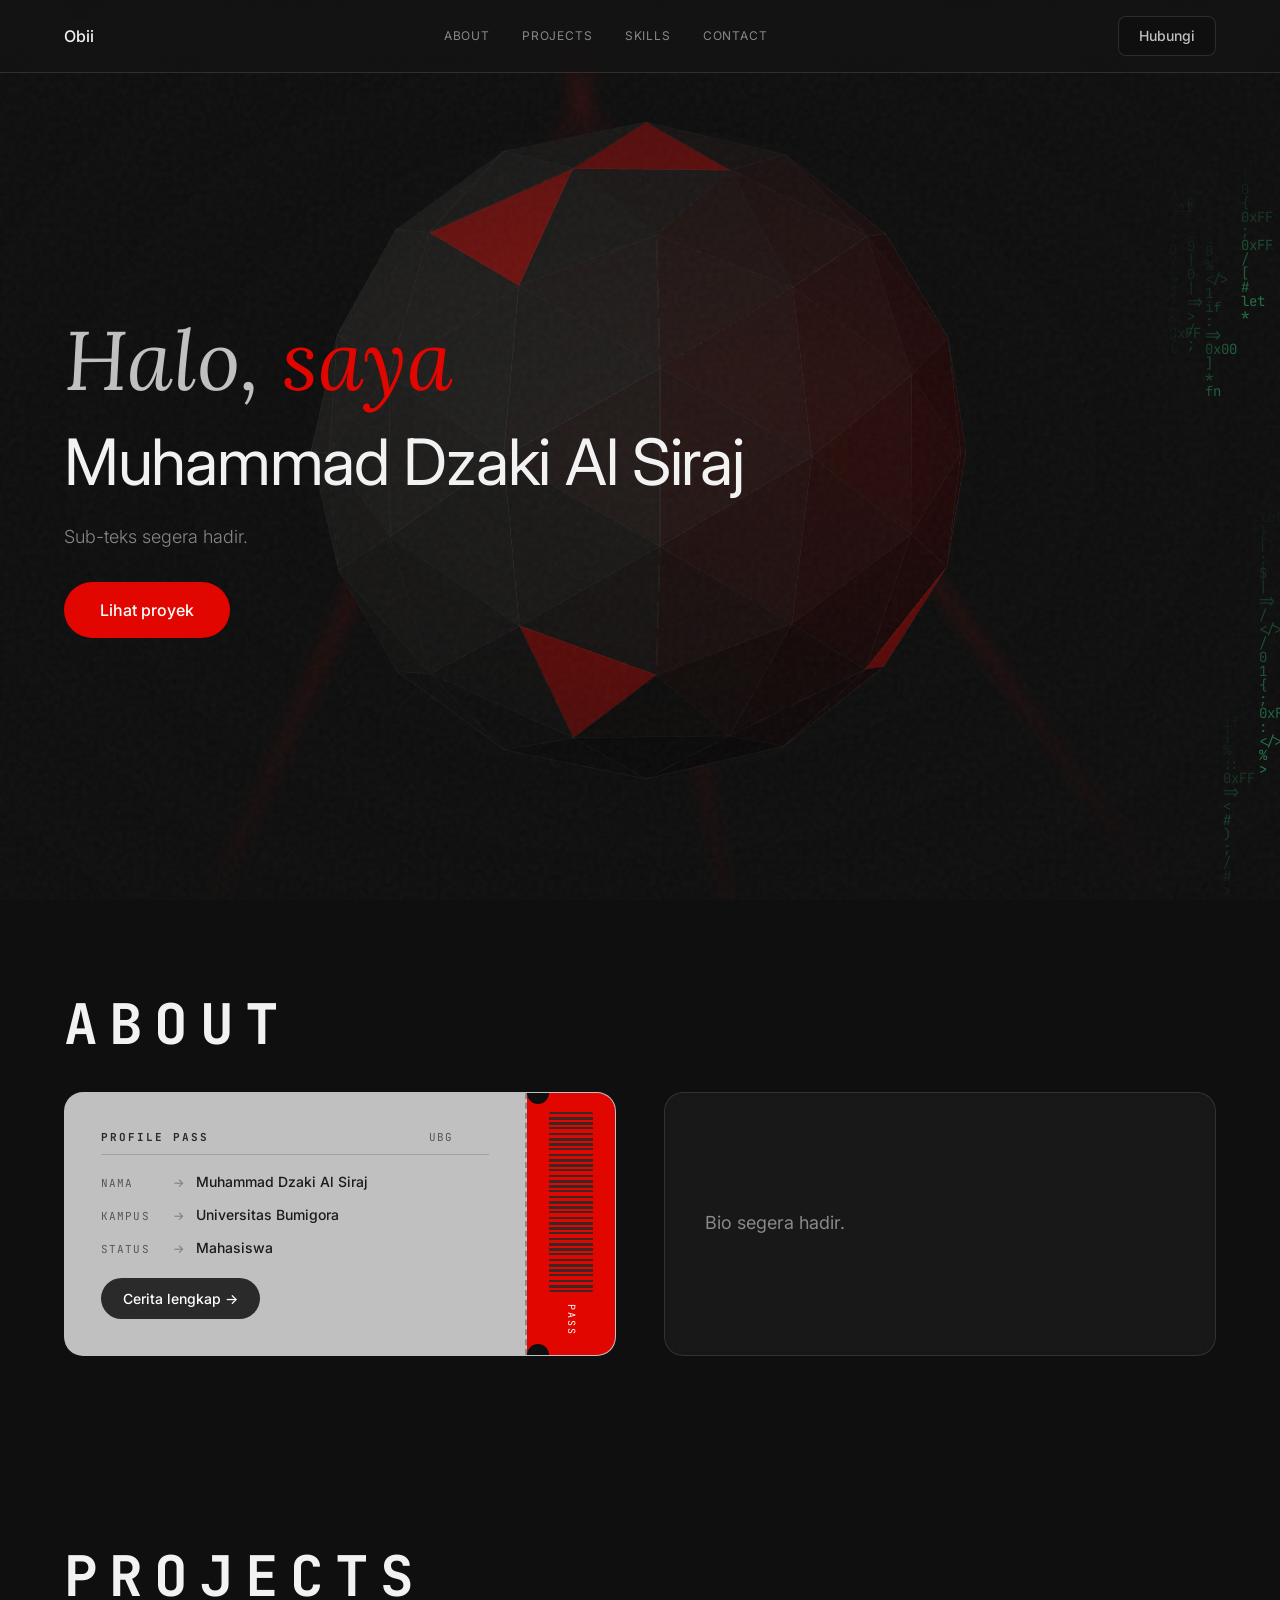
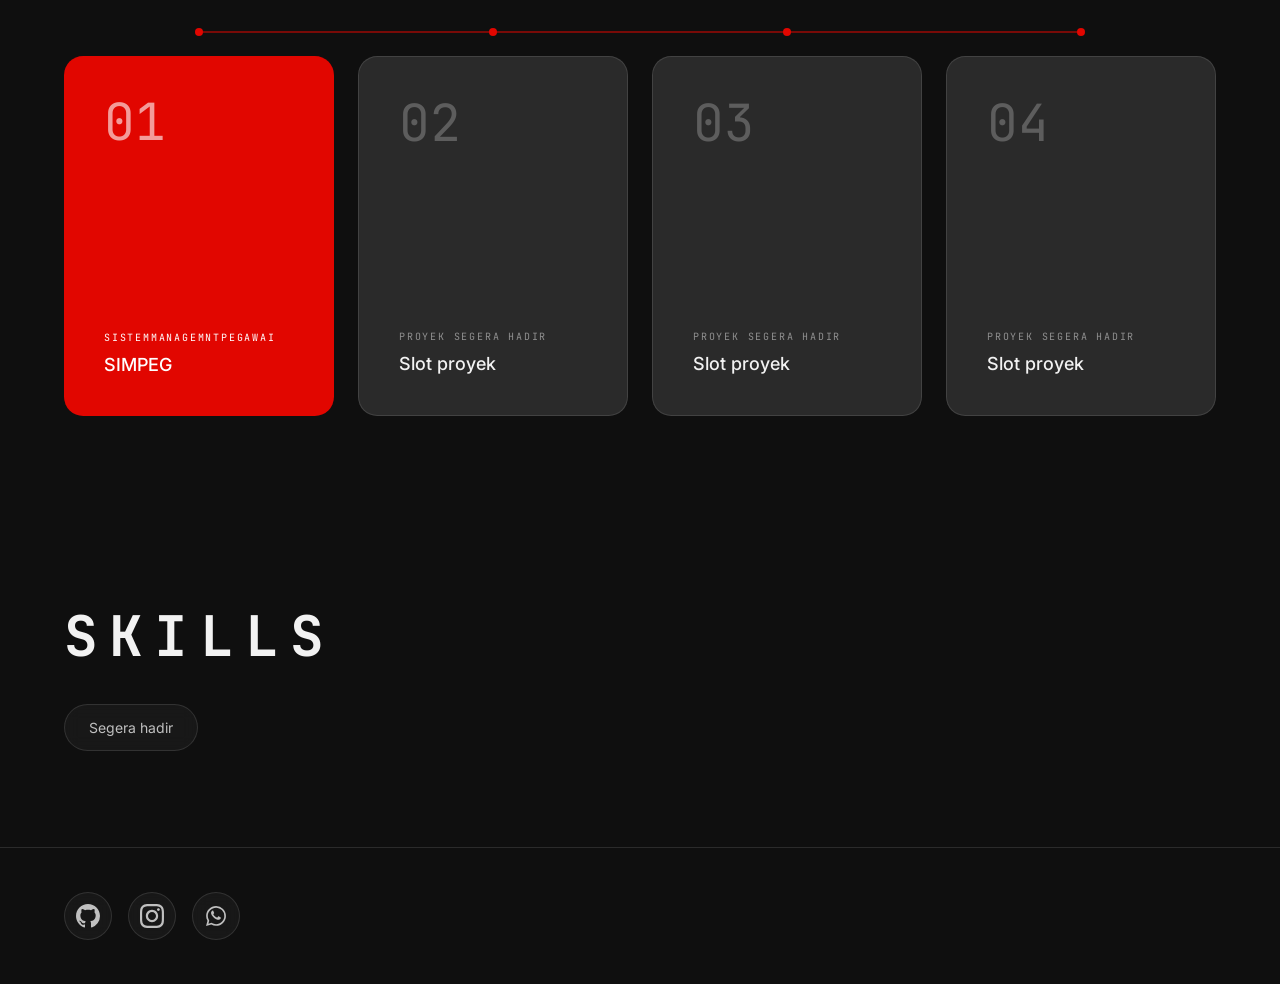
<file: index.html>
<!DOCTYPE html>
<html lang="id">

<head>
  <meta charset="UTF-8">
  <meta name="viewport" content="width=device-width, initial-scale=1.0">
  <meta name="theme-color" content="#0F0F0F">
  <meta name="color-scheme" content="dark">
  <title>Muhammad Dzaki Al Siraj — Profil Pribadi</title>

  <!-- TODO: Sesuaikan deskripsi meta untuk SEO -->
  <meta name="description"
    content="Profil pribadi Muhammad Dzaki Al Siraj, mahasiswa Universitas Bumigora. Menampilkan portofolio, keahlian, dan kontak.">

  <!-- Open Graph Dasar -->
  <meta property="og:title" content="Muhammad Dzaki Al Siraj — Profil Pribadi">
  <meta property="og:description" content="Profil pribadi Muhammad Dzaki Al Siraj, mahasiswa Universitas Bumigora.">
  <meta property="og:type" content="website">
  <meta property="og:locale" content="id_ID">

  <!-- Favicon SVG Inline Berwarna Signal Red -->
  <link rel="icon" type="image/svg+xml"
    href="data:image/svg+xml,%3Csvg xmlns='http://www.w3.org/2000/svg' viewBox='0 0 32 32'%3E%3Ccircle cx='16' cy='16' r='14' fill='%23E10600'/%3E%3Cpath d='M10 22V10h5.5a4.5 4.5 0 0 1 0 9H13v3h-3zm3-6h2.2a1.8 1.8 0 1 0 0-3.6H13v3.6z' fill='%23FFFFFF'/%3E%3C/svg%3E">

  <!-- Google Fonts: Inter (300, 400, 500, 700), JetBrains Mono (400), Lora italic (400) -->
  <link rel="preconnect" href="https://fonts.googleapis.com">
  <link rel="preconnect" href="https://fonts.gstatic.com" crossorigin>
  <link
    href="https://fonts.googleapis.com/css2?family=Inter:wght@300;400;500;700&family=JetBrains+Mono:wght@400&family=Lora:ital,wght@1,400&display=swap"
    rel="stylesheet">

  <!-- Stylesheet: Token (:root) diikuti oleh Main Stylesheet -->
  <link rel="stylesheet" href="css/style.css?v=5">
  <link rel="stylesheet" href="css/main.css?v=5">
  <link rel="stylesheet" href="css/earth-mode.css?v=6">
  <link rel="stylesheet" href="js/vendor/leaflet/leaflet.css?v=5">

  <!-- Three.js r128 via vendor lokal (bebas tracking warning & offline-safe) -->
  <script src="js/vendor/three.min.js?v=5"></script>

  <!-- Dependensi persisten untuk Mode Bumi, termasuk saat router memuat halaman Cerita -->
  <script src="js/locations.js?v=5"></script>
  <script src="js/vendor/leaflet/leaflet.js?v=5"></script>
  <script src="js/space/quality.js?v=5"></script>
  <script src="js/space/stars.js?v=5"></script>
  <script src="js/space/earth.js?v=5"></script>
  <script src="js/space/director.js?v=17"></script>
  <script src="js/space/map-layer.js?v=7"></script>

  <!-- JavaScript Utama -->
  <script src="js/main.js?v=10" defer></script>
</head>

<body data-view="home">
  <div id="route-announcer" class="sr-only" aria-live="polite" aria-atomic="true"></div>
  <!-- Aksesibilitas: Tautan lewati ke konten utama -->
  <a href="#main-content" class="skip-link">Lewati ke konten</a>

  <!-- Layer 0 (z-index: 0): Canvas Scene 3D Global Three.js -->
  <canvas id="bg-3d" aria-hidden="true"></canvas>

  <!-- Fallback Statis 3D (z-index: 0) -->
  <div id="bg-3d-fallback" class="bg-3d-fallback" aria-hidden="true">
    <svg viewBox="0 0 400 400" fill="none" xmlns="http://www.w3.org/2000/svg" class="fallback-svg">
      <polygon points="200,80 300,160 260,290 140,290 100,160" fill="#1A1A1A" stroke="#C0C0C0" stroke-width="1.2"
        stroke-opacity="0.2" />
      <polygon points="200,80 260,290 200,210" fill="#141414" stroke="#C0C0C0" stroke-width="1" stroke-opacity="0.15" />
      <polygon points="200,80 140,290 200,210" fill="#202020" stroke="#C0C0C0" stroke-width="1" stroke-opacity="0.15" />
    </svg>
  </div>

  <!-- Layer 1 (z-index: 1): Overlay Vignette Global -->
  <div class="bg-vignette" aria-hidden="true"></div>

  <!-- Layer 2 (z-index: 2): Tekstur Grain Halus (feTurbulence SVG) -->
  <div class="bg-grain" aria-hidden="true"></div>

  <!-- Layer 3 (z-index: 3): Strip Kode Hijau (Code Rail) di Kanan Viewport -->
  <canvas id="code-rail" aria-hidden="true"></canvas>

  <!-- Navigasi Frosted (z-index: 50) -->
  <header class="site-header">
    <div class="container nav-wrapper">
      <!-- TODO: ganti wordmark jika mau -->
      <a href="#hero" class="brand-wordmark" aria-label="Beranda Muhammad Dzaki Al Siraj">Obii</a>

      <!-- Menu Navigasi Utama -->
      <nav id="nav-menu" class="nav-links" aria-label="Navigasi Utama">
        <a href="#about" class="nav-link">About</a>
        <a href="#projects" class="nav-link">Projects</a>
        <a href="#skills" class="nav-link">Skills</a>
        <a href="#contact" class="nav-link">Contact</a>
      </nav>

      <!-- Tombol Aksi Kanan & Hamburger Mobile -->
      <div style="display: flex; align-items: center; gap: var(--spacing-16);">
        <a href="#contact" class="btn-nav-contact">Hubungi</a>

        <button id="nav-toggle" class="nav-toggle-btn" aria-expanded="false" aria-controls="nav-menu"
          aria-label="Buka menu navigasi">
          <svg class="nav-toggle-icon" viewBox="0 0 24 24" aria-hidden="true">
            <line x1="3" y1="6" x2="21" y2="6"></line>
            <line x1="3" y1="12" x2="21" y2="12"></line>
            <line x1="3" y1="18" x2="21" y2="18"></line>
          </svg>
        </button>
      </div>
    </div>
  </header>

  <!-- Konten Utama Halaman (z-index: 1) -->
  <main id="main-content">
    <!-- ====================================================================
         SEKSI HERO (Transparan, Teks Rata Kiri ~55%, Latar 3D Terlihat Penuh)
         ==================================================================== -->
    <section id="hero" class="hero-section" aria-label="Pengenalan">
      <div class="container hero-container">
        <div class="hero-left">
          <p class="hero-intro">Halo, <span class="hero-word-saya">saya</span></p>
          <h1 class="hero-name">Muhammad Dzaki Al Siraj</h1>

          <!-- TODO: SUB-TEKS HERO -->
          <p class="hero-subtext">Sub-teks segera hadir.</p>

          <div class="hero-actions">
            <a href="#projects" class="btn-primary-signal">Lihat proyek</a>
          </div>
        </div>
      </div>
    </section>

    <!-- ====================================================================
         SEKSI ABOUT (Tiket Moonlit Silver & Panel Kaca Bio)
         ==================================================================== -->
    <section id="about" class="page-section" aria-labelledby="heading-about">
      <div class="container">
        <h2 id="heading-about" class="section-stamp">ABOUT</h2>

        <div class="about-grid">
          <!-- Kiri: Tiket Profile Pass Moonlit Silver -->
          <aside class="profile-pass-ticket" aria-label="Tiket Profile Pass">
            <div class="ticket-main">
              <div class="ticket-header">
                <span class="ticket-stamp">PROFILE PASS</span>
                <!-- TODO: konfirmasi singkatan kampus -->
                <span class="ticket-label">UBG</span>
              </div>

              <div class="ticket-data-list">
                <div class="ticket-row">
                  <span class="ticket-label">NAMA</span>
                  <span class="ticket-arrow" aria-hidden="true">→</span>
                  <span class="ticket-val">Muhammad Dzaki Al Siraj</span>
                </div>
                <div class="ticket-row">
                  <span class="ticket-label">KAMPUS</span>
                  <span class="ticket-arrow" aria-hidden="true">→</span>
                  <span class="ticket-val">Universitas Bumigora</span>
                </div>
                <div class="ticket-row">
                  <span class="ticket-label">STATUS</span>
                  <span class="ticket-arrow" aria-hidden="true">→</span>
                  <span class="ticket-val">Mahasiswa</span>
                </div>
              </div>

              <a href="tentang.html" class="btn-ticket-ig">Cerita lengkap →</a>
            </div>

            <!-- Stub Kanan Berlatar Merah dengan Barcode Charcoal -->
            <div class="ticket-stub" aria-hidden="true">
              <div class="ticket-barcode-vertical"></div>
              <span class="ticket-stub-label">PASS</span>
            </div>
          </aside>

          <!-- Kanan: Bio dibungkus Panel Kaca (Glassmorphism Halus) -->
          <div class="about-bio-panel">
            <!-- ===== TODO: BIO — isi 2–3 kalimat tentang kamu di sini ===== -->
            <p class="bio-placeholder">Bio segera hadir.</p>
          </div>
        </div>
      </div>
    </section>

    <!-- ====================================================================
         SEKSI PROJECTS (Garis & Node pada Wrapper Statis, Hover pada Inner)
         ==================================================================== -->
    <section id="projects" class="page-section" aria-labelledby="heading-projects">
      <div class="container">
        <h2 id="heading-projects" class="section-stamp">PROJECTS</h2>

        <!-- ===== TODO: PROYEK — salin satu <article class="project-card"> untuk menambah proyek (nama, deskripsi singkat, teknologi, link) ===== -->
        <div class="projects-grid">
          <!-- Kartu 01: Kartu Merah Sinyal (Satu-satunya kartu berwarna merah) -->
          <article class="project-card">
            <div class="project-card__inner project-card--bloom">
              <div class="project-card-num" aria-hidden="true">01</div>
              <div class="project-card-bottom">
                <p class="project-card-label">SistemManagemntPegawai</p>
                <h3 class="project-card-title">SIMPEG</h3>
              </div>
            </div>
          </article>

          <!-- Kartu 02: Panel Charcoal -->
          <article class="project-card">
            <div class="project-card__inner project-card--panel">
              <div class="project-card-num" aria-hidden="true">02</div>
              <div class="project-card-bottom">
                <p class="project-card-label">PROYEK SEGERA HADIR</p>
                <h3 class="project-card-title">Slot proyek</h3>
              </div>
            </div>
          </article>

          <!-- Kartu 03: Panel Charcoal -->
          <article class="project-card">
            <div class="project-card__inner project-card--panel">
              <div class="project-card-num" aria-hidden="true">03</div>
              <div class="project-card-bottom">
                <p class="project-card-label">PROYEK SEGERA HADIR</p>
                <h3 class="project-card-title">Slot proyek</h3>
              </div>
            </div>
          </article>

          <!-- Kartu 04: Panel Charcoal -->
          <article class="project-card">
            <div class="project-card__inner project-card--panel">
              <div class="project-card-num" aria-hidden="true">04</div>
              <div class="project-card-bottom">
                <p class="project-card-label">PROYEK SEGERA HADIR</p>
                <h3 class="project-card-title">Slot proyek</h3>
              </div>
            </div>
          </article>
        </div>
      </div>
    </section>

    <!-- ====================================================================
         SEKSI SKILLS
         ==================================================================== -->
    <section id="skills" class="page-section" aria-labelledby="heading-skills">
      <div class="container">
        <h2 id="heading-skills" class="section-stamp">SKILLS</h2>

        <!-- ===== TODO: SKILL — tambah <li class="pill">Nama Skill</li> ===== -->
        <ul class="skills-list">
          <li class="pill">Segera hadir</li>
        </ul>
      </div>
    </section>
  </main>

  <!-- ====================================================================
       FOOTER KONTAK (IKON MEDIA SOSIAL)
       ==================================================================== -->
  <footer id="contact" class="site-footer">
    <div class="container">
      <div class="social-links">
        <!-- ===== TODO: IKON KONTAK LAIN — salin satu <a class="social-link"> untuk menambah (email, LinkedIn, dll) ===== -->

        <!-- GitHub -->
        <!-- TODO: konfirmasi username GitHub -->
        <a href="https://github.com/helloBossbesar" target="_blank" rel="noopener noreferrer" class="social-link"
          aria-label="GitHub" title="GitHub">
          <svg class="social-icon" viewBox="0 0 24 24" width="24" height="24" fill="currentColor" aria-hidden="true">
            <path
              d="M12 0C5.37 0 0 5.37 0 12c0 5.31 3.435 9.795 8.205 11.385.6.105.825-.255.825-.57 0-.285-.015-1.23-.015-2.235-3.015.555-3.795-.735-4.035-1.41-.135-.345-.72-1.41-1.23-1.695-.42-.225-1.02-.78-.015-.795.945-.015 1.62.87 1.845 1.23 1.08 1.815 2.805 1.305 3.495.99.105-.78.42-1.305.765-1.605-2.67-.3-5.46-1.335-5.46-5.925 0-1.305.465-2.385 1.23-3.225-.12-.3-.54-1.53.12-3.18 0 0 1.005-.315 3.3 1.23.96-.27 1.98-.405 3-.405s2.04.135 3 .405c2.295-1.56 3.3-1.23 3.3-1.23.66 1.65.24 2.88.12 3.18.765.84 1.23 1.905 1.23 3.225 0 4.605-2.805 5.625-5.475 5.925.435.375.81 1.095.81 2.22 0 1.605-.015 2.895-.015 3.3 0 .315.225.69.825.57A12.02 12.02 0 0 0 24 12c0-6.63-5.37-12-12-12z" />
          </svg>
        </a>

        <!-- Instagram -->
        <a href="https://instagram.com/jekkking" target="_blank" rel="noopener noreferrer" class="social-link"
          aria-label="Instagram @jekkking" title="Instagram @jekkking">
          <svg class="social-icon" viewBox="0 0 24 24" width="24" height="24" fill="currentColor" aria-hidden="true">
            <path
              d="M12 2.163c3.204 0 3.584.012 4.85.07 3.252.148 4.771 1.691 4.919 4.919.058 1.265.069 1.645.069 4.849 0 3.205-.012 3.584-.069 4.849-.149 3.225-1.664 4.771-4.919 4.919-1.266.058-1.644.07-4.85.07-3.204 0-3.584-.012-4.849-.07-3.26-.149-4.771-1.699-4.919-4.92-.058-1.265-.07-1.644-.07-4.849 0-3.204.013-3.583.07-4.849.149-3.227 1.664-4.771 4.919-4.919 1.266-.057 1.645-.069 4.849-.069zm0-2.163c-3.259 0-3.667.014-4.947.072-4.358.2-6.78 2.618-6.98 6.98-.059 1.281-.073 1.689-.073 4.948 0 3.259.014 3.668.072 4.948.2 4.358 2.618 6.78 6.98 6.98 1.281.058 1.689.072 4.948.072 3.259 0 3.668-.014 4.948-.072 4.354-.2 6.782-2.618 6.979-6.98.059-1.28.073-1.689.073-4.948 0-3.259-.014-3.667-.072-4.947-.196-4.354-2.617-6.78-6.979-6.98-1.281-.059-1.69-.073-4.949-.073zm0 5.838c-3.403 0-6.162 2.759-6.162 6.162s2.759 6.163 6.162 6.163 6.162-2.759 6.162-6.163c0-3.403-2.759-6.162-6.162-6.162zm0 10.162c-2.209 0-4-1.79-4-4 0-2.209 1.791-4 4-4s4 1.791 4 4c0 2.21-1.791 4-4 4zm6.406-11.845c-.796 0-1.441.645-1.441 1.44s.645 1.44 1.441 1.44c.795 0 1.439-.645 1.439-1.44s-.644-1.44-1.439-1.44z" />
          </svg>
        </a>

        <!-- WhatsApp -->
        <!-- Nomor: 087803273389 -> format internasional 6287803273389 -->
        <a href="https://wa.me/6287803273389" target="_blank" rel="noopener noreferrer" class="social-link"
          aria-label="WhatsApp" title="WhatsApp">
          <svg class="social-icon" viewBox="0 0 24 24" width="24" height="24" fill="currentColor" aria-hidden="true">
            <path
              d="M12.04 2c-5.46 0-9.91 4.45-9.91 9.91 0 1.75.46 3.45 1.32 4.95L2.05 22l5.25-1.38c1.45.79 3.08 1.21 4.74 1.21 5.46 0 9.91-4.45 9.91-9.91 0-2.65-1.03-5.14-2.9-7.01A9.816 9.816 0 0 0 12.04 2m.01 1.67c2.2 0 4.26.86 5.82 2.42a8.225 8.225 0 0 1 2.41 5.83c0 4.54-3.7 8.24-8.24 8.24-1.48 0-2.93-.39-4.19-1.15l-.3-.17-3.12.82.83-3.04-.2-.31a8.19 8.19 0 0 1-1.26-4.38c0-4.54 3.7-8.24 8.24-8.24m-3.53 3.03c-.19 0-.41.07-.63.32-.22.25-.84.82-.84 2s.86 2.32.98 2.48c.12.16 1.7 2.6 4.12 3.64.58.25 1.02.4 1.38.52.58.18 1.11.16 1.53.1.47-.07 1.44-.59 1.64-1.16.2-.57.2-1.06.14-1.16-.06-.1-.22-.16-.47-.29s-1.44-.71-1.66-.82c-.22-.12-.39-.17-.55.17s-.64.82-.79.98c-.14.17-.29.19-.54.07-.25-.13-1.06-.39-2.02-1.25-.75-.67-1.26-1.5-1.41-1.75-.15-.26-.02-.4.11-.53.11-.11.25-.29.37-.44.12-.14.17-.25.25-.41.08-.17.04-.31-.02-.44s-.55-1.33-.76-1.82c-.2-.48-.41-.41-.56-.42h-.48z" />
          </svg>
        </a>
      </div>
    </div>
  </footer>

  <!-- HUD dan peta tetap hidup saat router mengganti konten <main>. -->
  <div id="earth-map" hidden aria-hidden="true"></div>
  <div id="earth-announcer" class="sr-only" aria-live="polite" aria-atomic="true"></div>
  <button id="btn-skip-anim" hidden aria-label="Lewati animasi">Lewati →</button>
  <div id="earth-hud" role="dialog" aria-modal="true" hidden
       aria-label="Lokasi di bumi" aria-live="polite">
    <div class="hud-info" aria-live="polite">
      <span class="hud-info-stage"></span>
      <strong class="hud-info-title"></strong>
      <span class="hud-info-place"></span>
    </div>
    <div class="hud-nav">
      <button id="btn-earth-prev" class="hud-btn" aria-label="Lokasi sebelumnya">←</button>
      <button id="btn-earth-next" class="hud-btn" aria-label="Lokasi berikutnya">→</button>
      <button id="btn-earth-exit" class="hud-btn hud-btn--exit" aria-label="Tutup Mode Bumi">✕ Tutup</button>
    </div>
    <button id="btn-earth-credits" class="hud-credits-btn" aria-expanded="false"
      aria-controls="earth-credits-popover">© Kredit</button>
    <div id="earth-credits-popover" hidden role="note">
      <strong>Kredit Aset</strong><br>
      Tekstur bumi: NASA Blue Marble &amp; Black Marble (public domain)<br>
      Peta satelit: Esri World Imagery<br>
      Peta fallback: CARTO Dark Matter<br>
      Leaflet.js © Volodymyr Agafonkin (BSD 2-Clause)<br>
    </div>
  </div>

</body>

</html>
</file>
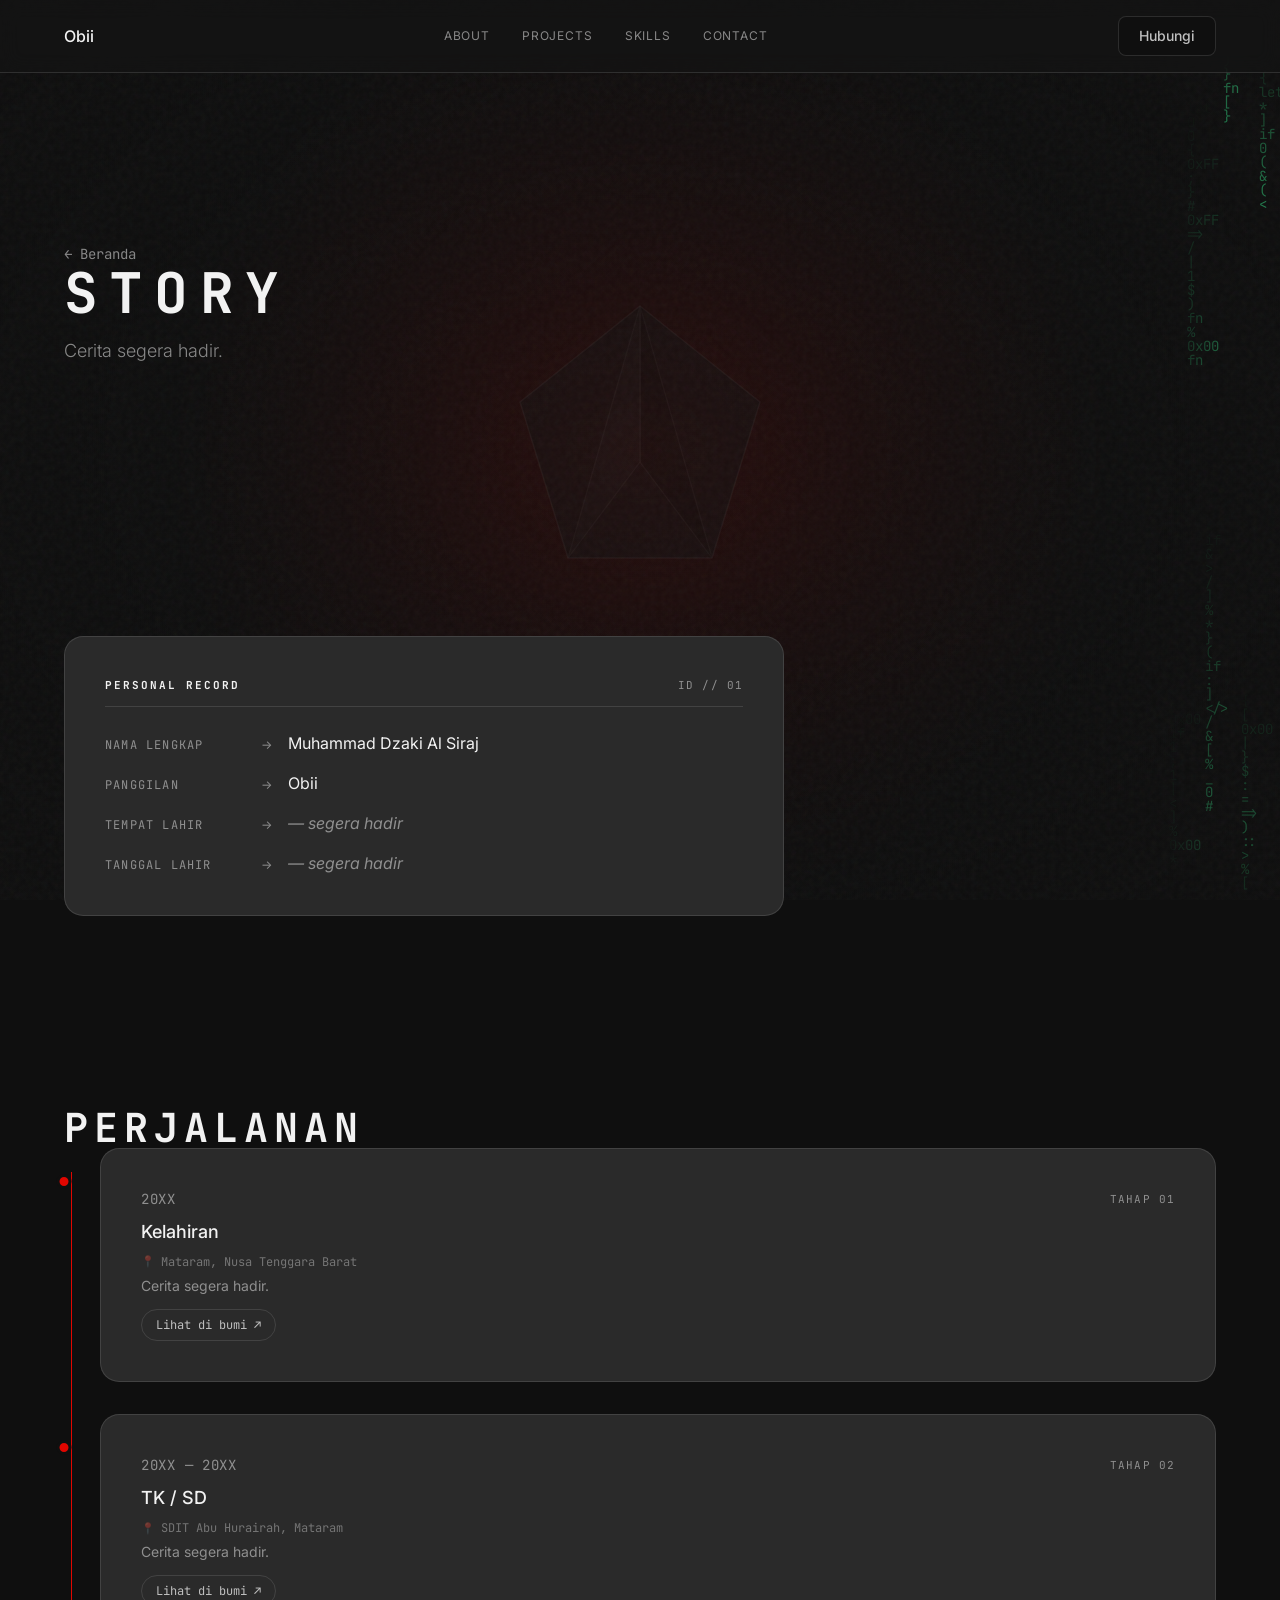
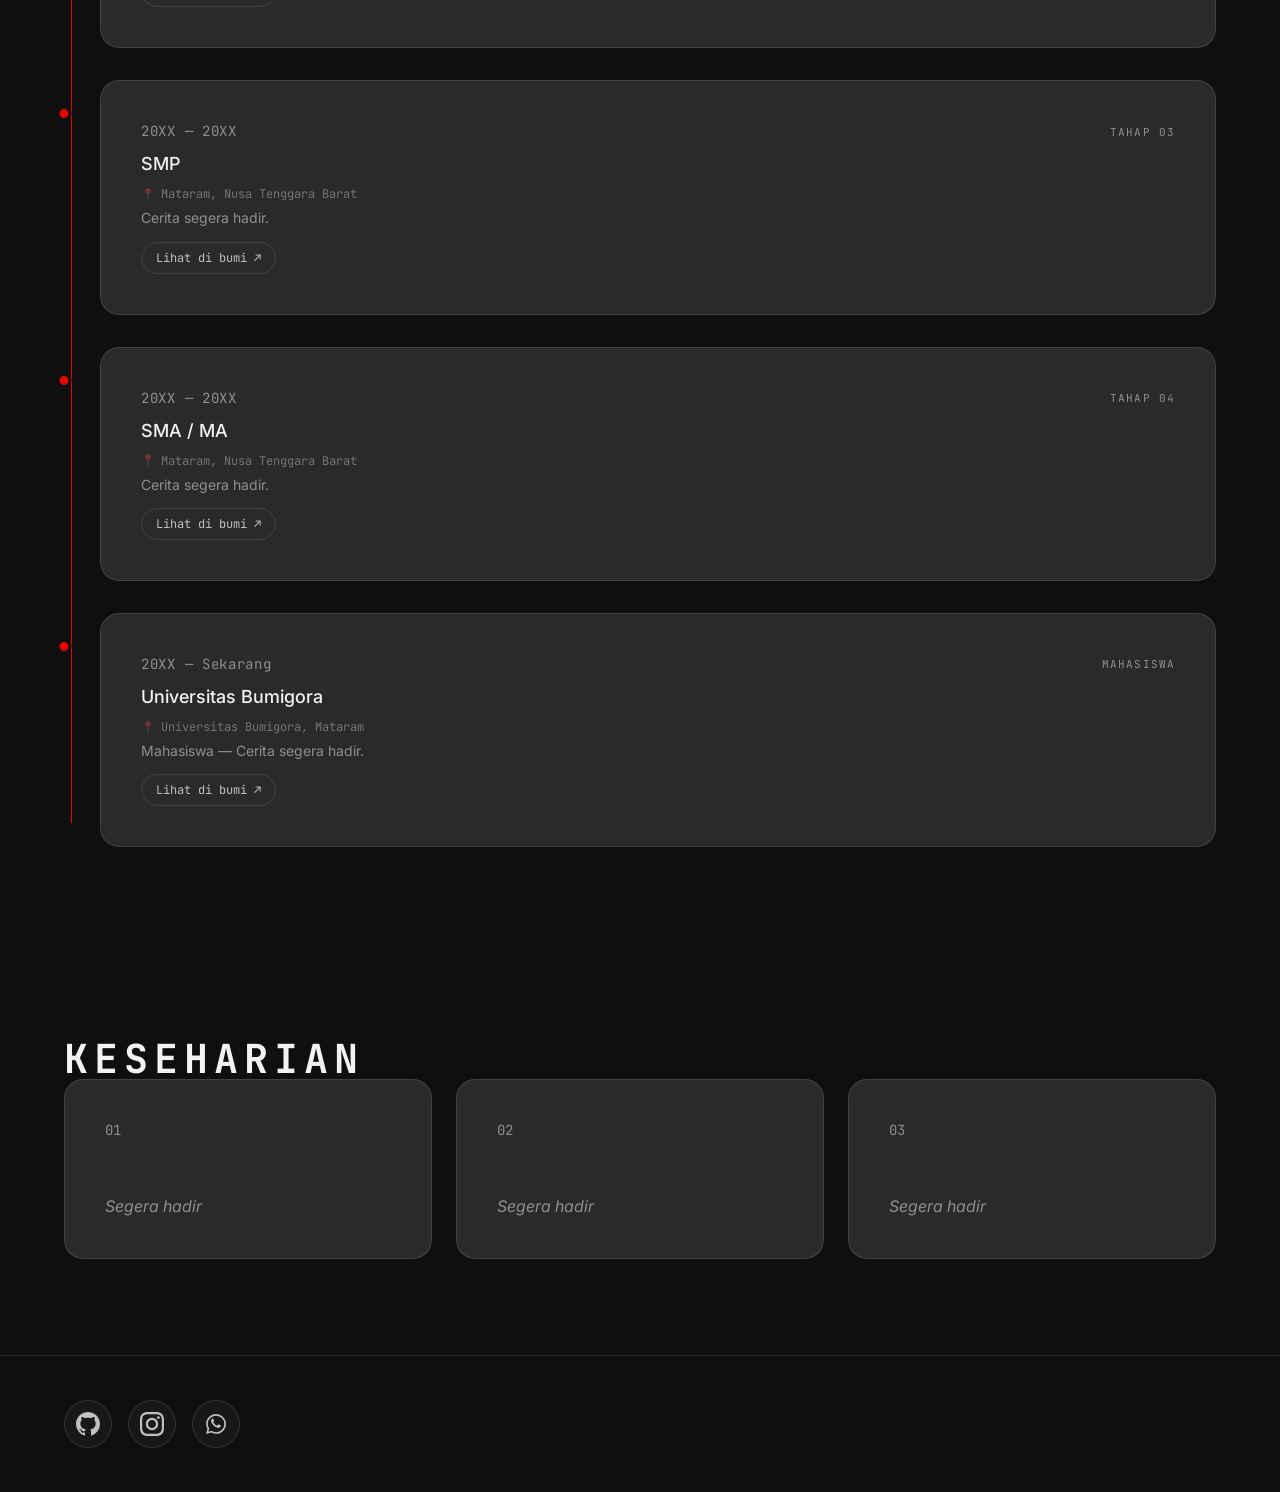
<file: tentang.html>
<!DOCTYPE html>
<html lang="id">

<head>
  <meta charset="UTF-8">
  <meta name="viewport" content="width=device-width, initial-scale=1.0">
  <meta name="theme-color" content="#0F0F0F">
  <meta name="color-scheme" content="dark">
  <title>Cerita — Muhammad Dzaki Al Siraj</title>

  <meta name="description"
    content="Cerita dan perjalanan hidup Muhammad Dzaki Al Siraj.">
  <link rel="canonical" href="https://hellobossbesar.github.io/AboutME/tentang.html">

  <!-- Open Graph -->
  <meta property="og:title" content="Cerita — Muhammad Dzaki Al Siraj">
  <meta property="og:description" content="Cerita dan perjalanan hidup Muhammad Dzaki Al Siraj.">
  <meta property="og:type" content="website">
  <meta property="og:url" content="https://hellobossbesar.github.io/AboutME/tentang.html">
  <meta property="og:locale" content="id_ID">

  <!-- Favicon SVG Inline Berwarna Signal Red -->
  <link rel="icon" type="image/svg+xml"
    href="data:image/svg+xml,%3Csvg xmlns='http://www.w3.org/2000/svg' viewBox='0 0 32 32'%3E%3Ccircle cx='16' cy='16' r='14' fill='%23E10600'/%3E%3Cpath d='M10 22V10h5.5a4.5 4.5 0 0 1 0 9H13v3h-3zm3-6h2.2a1.8 1.8 0 1 0 0-3.6H13v3.6z' fill='%23FFFFFF'/%3E%3C/svg%3E">

  <!-- Google Fonts: Inter, JetBrains Mono, Lora italic -->
  <link rel="preconnect" href="https://fonts.googleapis.com">
  <link rel="preconnect" href="https://fonts.gstatic.com" crossorigin>
  <link
    href="https://fonts.googleapis.com/css2?family=Inter:wght@300;400;500;700&family=JetBrains+Mono:wght@400;700&family=Lora:ital,wght@1,400&display=swap"
    rel="stylesheet">

  <!-- Stylesheet: Token (:root) diikuti oleh Main Stylesheet -->
  <link rel="stylesheet" href="css/style.css?v=5">
  <link rel="stylesheet" href="css/main.css?v=5">
  <link rel="stylesheet" href="css/earth-mode.css?v=6">
  <link rel="stylesheet" href="js/vendor/leaflet/leaflet.css?v=5">

  <!-- Three.js r128 via vendor lokal -->
  <script src="js/vendor/three.min.js?v=5"></script>

  <!-- Dependensi Mode Bumi dimuat sebelum JavaScript utama -->
  <script src="js/locations.js?v=5"></script>
  <script src="js/vendor/leaflet/leaflet.js?v=5"></script>
  <script src="js/space/quality.js?v=5"></script>
  <script src="js/space/stars.js?v=5"></script>
  <script src="js/space/earth.js?v=5"></script>
  <script src="js/space/director.js?v=17"></script>
  <script src="js/space/map-layer.js?v=7"></script>
  <script src="js/main.js?v=10" defer></script>

</head>

<body data-view="story">
  <div id="route-announcer" class="sr-only" aria-live="polite" aria-atomic="true"></div>
  <!-- Aksesibilitas: Tautan lewati ke konten utama -->
  <a href="#main-content" class="skip-link">Lewati ke konten</a>

  <!-- Layer 0 (z-index: 0): Canvas Scene 3D Global Three.js -->
  <canvas id="bg-3d" aria-hidden="true"></canvas>

  <!-- Fallback Statis 3D (z-index: 0) -->
  <div id="bg-3d-fallback" class="bg-3d-fallback" aria-hidden="true">
    <svg viewBox="0 0 400 400" fill="none" xmlns="http://www.w3.org/2000/svg" class="fallback-svg">
      <polygon points="200,80 300,160 260,290 140,290 100,160" fill="#1A1A1A" stroke="#C0C0C0" stroke-width="1.2"
        stroke-opacity="0.2" />
      <polygon points="200,80 260,290 200,210" fill="#141414" stroke="#C0C0C0" stroke-width="1" stroke-opacity="0.15" />
      <polygon points="200,80 140,290 200,210" fill="#202020" stroke="#C0C0C0" stroke-width="1" stroke-opacity="0.15" />
    </svg>
  </div>

  <!-- Layer 1 (z-index: 1): Overlay Vignette Global -->
  <div class="bg-vignette" aria-hidden="true"></div>

  <!-- Layer 2 (z-index: 2): Tekstur Grain Halus (feTurbulence SVG) -->
  <div class="bg-grain" aria-hidden="true"></div>

  <!-- Layer 3 (z-index: 3): Strip Kode Hijau (Code Rail) di Kanan Viewport -->
  <canvas id="code-rail" aria-hidden="true"></canvas>

  <!-- Navigasi Frosted (z-index: 50) -->
  <header class="site-header">
    <div class="container nav-wrapper">
      <a href="index.html" class="brand-wordmark" aria-label="Beranda Muhammad Dzaki Al Siraj">Obii</a>

      <!-- Menu Navigasi Utama -->
      <nav id="nav-menu" class="nav-links" aria-label="Navigasi Utama">
        <a href="index.html#about" class="nav-link">About</a>
        <a href="index.html#projects" class="nav-link">Projects</a>
        <a href="index.html#skills" class="nav-link">Skills</a>
        <a href="#contact" class="nav-link">Contact</a>
      </nav>

      <!-- Tombol Aksi Kanan & Hamburger Mobile -->
      <div style="display: flex; align-items: center; gap: var(--spacing-16);">
        <a href="#contact" class="btn-nav-contact">Hubungi</a>

        <button id="nav-toggle" class="nav-toggle-btn" aria-expanded="false" aria-controls="nav-menu"
          aria-label="Buka menu navigasi">
          <svg class="nav-toggle-icon" viewBox="0 0 24 24" aria-hidden="true">
            <line x1="3" y1="6" x2="21" y2="6"></line>
            <line x1="3" y1="12" x2="21" y2="12"></line>
            <line x1="3" y1="18" x2="21" y2="18"></line>
          </svg>
        </button>
      </div>
    </div>
  </header>

  <!-- Konten Utama Halaman (z-index: 10) -->
  <main id="main-content">
    <!-- ====================================================================
         1. PEMBUKA (STORY)
         ==================================================================== -->
    <section class="story-opening" aria-label="Pembuka Cerita">
      <div class="container">
        <a href="index.html" class="btn-back-home" aria-label="Kembali ke Beranda">← Beranda</a>
        <h1 class="section-stamp story-stamp">STORY</h1>
        <!-- TODO: KALIMAT PEMBUKA -->
        <p class="story-subtext">Cerita segera hadir.</p>
      </div>
    </section>

    <!-- ====================================================================
         2. KARTU DATA DIRI
         ==================================================================== -->
    <section id="data-diri" class="page-section" aria-labelledby="heading-data-diri">
      <div class="container">
        <div class="personal-data-card">
          <div class="data-header">
            <span id="heading-data-diri" class="data-stamp">PERSONAL RECORD</span>
            <span class="data-badge">ID // 01</span>
          </div>

          <div class="data-rows">
            <div class="data-row">
              <span class="data-label">NAMA LENGKAP</span>
              <span class="data-arrow" aria-hidden="true">→</span>
              <span class="data-value">Muhammad Dzaki Al Siraj</span>
            </div>

            <div class="data-row">
              <span class="data-label">PANGGILAN</span>
              <span class="data-arrow" aria-hidden="true">→</span>
              <span class="data-value">Obii</span>
            </div>

            <!-- TODO: TEMPAT & TANGGAL LAHIR — isi sesuai yang mau ditampilkan -->
            <div class="data-row">
              <span class="data-label">TEMPAT LAHIR</span>
              <span class="data-arrow" aria-hidden="true">→</span>
              <span class="data-value data-placeholder">— segera hadir</span>
            </div>

            <div class="data-row">
              <span class="data-label">TANGGAL LAHIR</span>
              <span class="data-arrow" aria-hidden="true">→</span>
              <span class="data-value data-placeholder">— segera hadir</span>
            </div>
          </div>
        </div>
      </div>
    </section>

    <!-- ====================================================================
         3. PERJALANAN (TIMELINE VERTIKAL)
         ==================================================================== -->
    <section id="perjalanan" class="page-section" aria-labelledby="heading-perjalanan">
      <div class="container">
        <h2 id="heading-perjalanan" class="section-stamp section-stamp--sm">PERJALANAN</h2>

        <!-- ===== TODO: TAHAP BARU — salin satu <li class="timeline-item"> (periode, institusi, cerita) ===== -->
        <ul class="timeline-list">
          <!-- Tahap 1: Kelahiran -->
          <li class="timeline-item" data-stage="kelahiran">
            <div class="timeline-node" aria-hidden="true"></div>
            <div class="timeline-card">
              <div class="timeline-card__inner">
                <div class="timeline-meta">
                  <span class="timeline-period">20XX</span>
                  <span class="timeline-badge">TAHAP 01</span>
                </div>
                <h3 class="timeline-title">Kelahiran</h3>
                <p class="timeline-place">
                  <span class="timeline-place-icon" aria-hidden="true">📍</span>
                  Mataram, Nusa Tenggara Barat
                </p>
                <p class="timeline-desc">Cerita segera hadir.</p>
                <button class="btn-earth" data-loc="kelahiran"
                  aria-label="Lihat lokasi Kelahiran di bumi">
                  Lihat di bumi ↗
                </button>
              </div>
            </div>
          </li>

          <!-- Tahap 2: TK / SD -->
          <li class="timeline-item" data-stage="sd">
            <div class="timeline-node" aria-hidden="true"></div>
            <div class="timeline-card">
              <div class="timeline-card__inner">
                <div class="timeline-meta">
                  <span class="timeline-period">20XX — 20XX</span>
                  <span class="timeline-badge">TAHAP 02</span>
                </div>
                <h3 class="timeline-title">TK / SD</h3>
                <p class="timeline-place">
                  <span class="timeline-place-icon" aria-hidden="true">📍</span>
                  SDIT Abu Hurairah, Mataram
                </p>
                <p class="timeline-desc">Cerita segera hadir.</p>
                <button class="btn-earth" data-loc="sd"
                  aria-label="Lihat lokasi TK / SD di bumi">
                  Lihat di bumi ↗
                </button>
              </div>
            </div>
          </li>

          <!-- Tahap 3: SMP -->
          <li class="timeline-item" data-stage="smp">
            <div class="timeline-node" aria-hidden="true"></div>
            <div class="timeline-card">
              <div class="timeline-card__inner">
                <div class="timeline-meta">
                  <span class="timeline-period">20XX — 20XX</span>
                  <span class="timeline-badge">TAHAP 03</span>
                </div>
                <h3 class="timeline-title">SMP</h3>
                <p class="timeline-place">
                  <span class="timeline-place-icon" aria-hidden="true">📍</span>
                  Mataram, Nusa Tenggara Barat
                </p>
                <p class="timeline-desc">Cerita segera hadir.</p>
                <button class="btn-earth" data-loc="smp"
                  aria-label="Lihat lokasi SMP di bumi">
                  Lihat di bumi ↗
                </button>
              </div>
            </div>
          </li>

          <!-- Tahap 4: SMA / MA -->
          <li class="timeline-item" data-stage="sma">
            <div class="timeline-node" aria-hidden="true"></div>
            <div class="timeline-card">
              <div class="timeline-card__inner">
                <div class="timeline-meta">
                  <span class="timeline-period">20XX — 20XX</span>
                  <span class="timeline-badge">TAHAP 04</span>
                </div>
                <h3 class="timeline-title">SMA / MA</h3>
                <p class="timeline-place">
                  <span class="timeline-place-icon" aria-hidden="true">📍</span>
                  Mataram, Nusa Tenggara Barat
                </p>
                <p class="timeline-desc">Cerita segera hadir.</p>
                <button class="btn-earth" data-loc="sma"
                  aria-label="Lihat lokasi SMA / MA di bumi">
                  Lihat di bumi ↗
                </button>
              </div>
            </div>
          </li>

          <!-- Tahap 5: Kuliah -->
          <li class="timeline-item" data-stage="kuliah">
            <div class="timeline-node" aria-hidden="true"></div>
            <div class="timeline-card">
              <div class="timeline-card__inner">
                <div class="timeline-meta">
                  <span class="timeline-period">20XX — Sekarang</span>
                  <span class="timeline-badge">MAHASISWA</span>
                </div>
                <h3 class="timeline-title">Universitas Bumigora</h3>
                <p class="timeline-place">
                  <span class="timeline-place-icon" aria-hidden="true">📍</span>
                  Universitas Bumigora, Mataram
                </p>
                <p class="timeline-desc">Mahasiswa — Cerita segera hadir.</p>
                <button class="btn-earth" data-loc="kuliah"
                  aria-label="Lihat lokasi Universitas Bumigora di bumi">
                  Lihat di bumi ↗
                </button>
              </div>
            </div>
          </li>
        </ul>
      </div>
    </section>

    <!-- ====================================================================
         4. KESEHARIAN & BERMAIN
         ==================================================================== -->
    <section id="keseharian" class="page-section" aria-labelledby="heading-keseharian">
      <div class="container">
        <h2 id="heading-keseharian" class="section-stamp section-stamp--sm">KESEHARIAN</h2>

        <!-- ===== TODO: KESEHARIAN & PENGALAMAN BERMAIN — salin satu <article class="life-card"> ===== -->
        <div class="life-grid">
          <article class="life-card">
            <div class="life-card__inner">
              <span class="life-card-tag">01</span>
              <p class="life-card-placeholder">Segera hadir</p>
            </div>
          </article>

          <article class="life-card">
            <div class="life-card__inner">
              <span class="life-card-tag">02</span>
              <p class="life-card-placeholder">Segera hadir</p>
            </div>
          </article>

          <article class="life-card">
            <div class="life-card__inner">
              <span class="life-card-tag">03</span>
              <p class="life-card-placeholder">Segera hadir</p>
            </div>
          </article>
        </div>
      </div>
    </section>
  </main>

  <!-- ====================================================================
       5. FOOTER KONTAK (IKON MEDIA SOSIAL)
       ==================================================================== -->
  <footer id="contact" class="site-footer">
    <div class="container">
      <div class="social-links">
        <!-- ===== TODO: IKON KONTAK LAIN — salin satu <a class="social-link"> untuk menambah (email, LinkedIn, dll) ===== -->

        <!-- GitHub -->
        <!-- TODO: konfirmasi username GitHub -->
        <a href="https://github.com/helloBossbesar" target="_blank" rel="noopener noreferrer" class="social-link"
          aria-label="GitHub" title="GitHub">
          <svg class="social-icon" viewBox="0 0 24 24" width="24" height="24" fill="currentColor" aria-hidden="true">
            <path
              d="M12 0C5.37 0 0 5.37 0 12c0 5.31 3.435 9.795 8.205 11.385.6.105.825-.255.825-.57 0-.285-.015-1.23-.015-2.235-3.015.555-3.795-.735-4.035-1.41-.135-.345-.72-1.41-1.23-1.695-.42-.225-1.02-.78-.015-.795.945-.015 1.62.87 1.845 1.23 1.08 1.815 2.805 1.305 3.495.99.105-.78.42-1.305.765-1.605-2.67-.3-5.46-1.335-5.46-5.925 0-1.305.465-2.385 1.23-3.225-.12-.3-.54-1.53.12-3.18 0 0 1.005-.315 3.3 1.23.96-.27 1.98-.405 3-.405s2.04.135 3 .405c2.295-1.56 3.3-1.23 3.3-1.23.66 1.65.24 2.88.12 3.18.765.84 1.23 1.905 1.23 3.225 0 4.605-2.805 5.625-5.475 5.925.435.375.81 1.095.81 2.22 0 1.605-.015 2.895-.015 3.3 0 .315.225.69.825.57A12.02 12.02 0 0 0 24 12c0-6.63-5.37-12-12-12z" />
          </svg>
        </a>

        <!-- Instagram -->
        <a href="https://instagram.com/jekkking" target="_blank" rel="noopener noreferrer" class="social-link"
          aria-label="Instagram @jekkking" title="Instagram @jekkking">
          <svg class="social-icon" viewBox="0 0 24 24" width="24" height="24" fill="currentColor" aria-hidden="true">
            <path
              d="M12 2.163c3.204 0 3.584.012 4.85.07 3.252.148 4.771 1.691 4.919 4.919.058 1.265.069 1.645.069 4.849 0 3.205-.012 3.584-.069 4.849-.149 3.225-1.664 4.771-4.919 4.919-1.266.058-1.644.07-4.85.07-3.204 0-3.584-.012-4.849-.07-3.26-.149-4.771-1.699-4.919-4.92-.058-1.265-.07-1.644-.07-4.849 0-3.204.013-3.583.07-4.849.149-3.227 1.664-4.771 4.919-4.919 1.266-.057 1.645-.069 4.849-.069zm0-2.163c-3.259 0-3.667.014-4.947.072-4.358.2-6.78 2.618-6.98 6.98-.059 1.281-.073 1.689-.073 4.948 0 3.259.014 3.668.072 4.948.2 4.358 2.618 6.78 6.98 6.98 1.281.058 1.689.072 4.948.072 3.259 0 3.668-.014 4.948-.072 4.354-.2 6.782-2.618 6.979-6.98.059-1.28.073-1.689.073-4.948 0-3.259-.014-3.667-.072-4.947-.196-4.354-2.617-6.78-6.979-6.98-1.281-.059-1.69-.073-4.949-.073zm0 5.838c-3.403 0-6.162 2.759-6.162 6.162s2.759 6.163 6.162 6.163 6.162-2.759 6.162-6.163c0-3.403-2.759-6.162-6.162-6.162zm0 10.162c-2.209 0-4-1.79-4-4 0-2.209 1.791-4 4-4s4 1.791 4 4c0 2.21-1.791 4-4 4zm6.406-11.845c-.796 0-1.441.645-1.441 1.44s.645 1.44 1.441 1.44c.795 0 1.439-.645 1.439-1.44s-.644-1.44-1.439-1.44z" />
          </svg>
        </a>

        <!-- WhatsApp -->
        <!-- Nomor: 087803273389 -> format internasional 6287803273389 -->
        <a href="https://wa.me/6287803273389" target="_blank" rel="noopener noreferrer" class="social-link"
          aria-label="WhatsApp" title="WhatsApp">
          <svg class="social-icon" viewBox="0 0 24 24" width="24" height="24" fill="currentColor" aria-hidden="true">
            <path
              d="M12.04 2c-5.46 0-9.91 4.45-9.91 9.91 0 1.75.46 3.45 1.32 4.95L2.05 22l5.25-1.38c1.45.79 3.08 1.21 4.74 1.21 5.46 0 9.91-4.45 9.91-9.91 0-2.65-1.03-5.14-2.9-7.01A9.816 9.816 0 0 0 12.04 2m.01 1.67c2.2 0 4.26.86 5.82 2.42a8.225 8.225 0 0 1 2.41 5.83c0 4.54-3.7 8.24-8.24 8.24-1.48 0-2.93-.39-4.19-1.15l-.3-.17-3.12.82.83-3.04-.2-.31a8.19 8.19 0 0 1-1.26-4.38c0-4.54 3.7-8.24 8.24-8.24m-3.53 3.03c-.19 0-.41.07-.63.32-.22.25-.84.82-.84 2s.86 2.32.98 2.48c.12.16 1.7 2.6 4.12 3.64.58.25 1.02.4 1.38.52.58.18 1.11.16 1.53.1.47-.07 1.44-.59 1.64-1.16.2-.57.2-1.06.14-1.16-.06-.1-.22-.16-.47-.29s-1.44-.71-1.66-.82c-.22-.12-.39-.17-.55.17s-.64.82-.79.98c-.14.17-.29.19-.54.07-.25-.13-1.06-.39-2.02-1.25-.75-.67-1.26-1.5-1.41-1.75-.15-.26-.02-.4.11-.53.11-.11.25-.29.37-.44.12-.14.17-.25.25-.41.08-.17.04-.31-.02-.44s-.55-1.33-.76-1.82c-.2-.48-.41-.41-.56-.42h-.48z" />
          </svg>
        </a>
      </div>
    </div>
  </footer>

  <!-- ====================================================================
       MODE BUMI: HUD + Peta Leaflet
       ==================================================================== -->

  <!-- Peta Leaflet (fullscreen, z-index di bawah HUD) -->
  <div id="earth-map" hidden aria-hidden="true"></div>

  <!-- HUD Mode Bumi -->
  <div id="earth-announcer" class="sr-only" aria-live="polite" aria-atomic="true"></div>
  <button id="btn-skip-anim" hidden aria-label="Lewati animasi">Lewati →</button>
  <div id="earth-hud" role="dialog" aria-modal="true" hidden
       aria-label="Lokasi di bumi" aria-live="polite">

    <!-- Panel info (kiri bawah) -->
    <div class="hud-info" aria-live="polite">
      <span class="hud-info-stage"></span>
      <strong class="hud-info-title"></strong>
      <span class="hud-info-place"></span>
    </div>

    <!-- Navigasi lokasi (kanan bawah) -->
    <div class="hud-nav">
      <button id="btn-earth-prev" class="hud-btn" aria-label="Lokasi sebelumnya">←</button>
      <button id="btn-earth-next" class="hud-btn" aria-label="Lokasi berikutnya">→</button>
      <button id="btn-earth-exit" class="hud-btn hud-btn--exit" aria-label="Tutup Mode Bumi">✕ Tutup</button>
    </div>

    <!-- Tombol skip animasi (pojok kanan atas) -->
    <!-- Kredit (pojok kiri bawah, di bawah info) -->
    <button id="btn-earth-credits" class="hud-credits-btn" aria-expanded="false"
      aria-controls="earth-credits-popover">© Kredit</button>
    <div id="earth-credits-popover" hidden role="note">
      <strong>Kredit Aset</strong><br>
      Tekstur bumi: NASA Blue Marble &amp; Black Marble (public domain)<br>
      Peta satelit: Esri World Imagery<br>
      Peta fallback: CARTO Dark Matter<br>
      Leaflet.js © Volodymyr Agafonkin (BSD 2-Clause)<br>
    </div>
  </div>

</body>

</html>
</file>
<file: css/style.css>
:root {
  /* Warna Token Baru */
  --color-canvas: #0F0F0F;             /* latar halaman (turunan, lebih gelap dari Charcoal) */
  --color-panel: #2A2A2A;              /* Charcoal Grey: kartu, panel */
  --color-text: #C0C0C0;               /* Moonlit Silver: teks utama */
  --color-text-strong: #F2F2F2;        /* judul besar dan nama */
  --color-text-muted: rgba(192, 192, 192, 0.68);
  --color-hairline: rgba(192, 192, 192, 0.16);
  --color-hairline-soft: rgba(192, 192, 192, 0.08);
  --color-glass: rgba(192, 192, 192, 0.05);
  --color-nav: rgba(20, 20, 20, 0.7);
  --color-signal: #E10600;             /* Signal Red: satu-satunya warna sinyal */
  --color-on-signal: #FFFFFF;          /* teks di atas isi merah (Silver di atas merah GAGAL kontras) */
  --color-code: #35D07F;               /* hijau terminal, HANYA untuk strip kode kanan */

  /* Font */
  --font-sans: 'Inter', ui-sans-serif, system-ui, -apple-system, 'Segoe UI', Roboto, sans-serif;
  --font-mono: 'JetBrains Mono', ui-monospace, SFMono-Regular, Menlo, Consolas, monospace;
  --font-display: 'Lora', Georgia, 'Times New Roman', serif; /* hanya italic, hanya >= 32px */

  /* Skala tipografi */
  --text-caption: 10px;   --tracking-caption: 0.18em;
  --text-body-sm: 14px;
  --text-body: 16px;
  --text-subheading: 18px;                         /* sub-teks hero dan sejenisnya */
  --text-heading-sm: clamp(22px, 2.6vw, 28px);
  --text-heading: clamp(28px, 4vw, 40px);
  --text-heading-lg: clamp(34px, 5vw, 52px);       --tracking-heading-lg: -0.01em;
  --text-section-stamp: clamp(28px, 6vw, 56px);   /* tracking tetap 0.2em */ --tracking-section-stamp: 0.2em;
  --text-display: clamp(40px, 5.5vw, 64px);       /* nama di hero */ --tracking-display: -0.03em;
  --text-hero-italic: clamp(48px, 6.5vw, 96px);

  /* Spacing (basis 4px) */
  --spacing-4: 4px;  --spacing-8: 8px;   --spacing-12: 12px; --spacing-16: 16px;
  --spacing-20: 20px; --spacing-24: 24px; --spacing-32: 32px; --spacing-40: 40px;
  --spacing-48: 48px; --spacing-64: 64px; --spacing-80: 80px; --spacing-96: 96px;

  /* Layout */
  --page-max-width: 1200px;
  --section-gap: clamp(64px, 8vw, 96px); /* Satu sumber jarak antar seksi */
  --card-padding: clamp(24px, 4vw, 40px);
  --element-gap: 16px;

  /* Radius */
  --radius-card: 19.2px;
  --radius-pill: 1584px;
  --radius-button: 8px;
  --radius-control: 6px;
}
</file>
<file: css/main.css>
/* ==========================================================================
   MAIN.CSS — Gaya Dasar, Reset, Komponen, & Responsif
   Website Profil Pribadi Muhammad Dzaki Al Siraj
   Gaya Visual: Midnight Terminal (Charcoal, Moonlit Silver, Signal Red)
   Revisi: Latar 3D Global & Perbaikan Projects
   ========================================================================== */

/* --------------------------------------------------------------------------
   1. Reset & Pengaturan Global
   -------------------------------------------------------------------------- */
*,
*::before,
*::after {
  box-sizing: border-box;
  margin: 0;
  padding: 0;
}

html {
  scroll-behavior: smooth;
  font-size: 16px;
  background-color: var(--color-canvas);
  color: var(--color-text);
  color-scheme: dark;
  -webkit-text-size-adjust: 100%;
}

@media (prefers-reduced-motion: reduce) {
  html {
    scroll-behavior: auto;
  }
}

body {
  font-family: var(--font-sans);
  background: transparent;
  color: var(--color-text);
  line-height: 1.5;
  min-height: 100vh;
}

/* ==========================================================================
   2. LAYER LATAR BELAKANG GLOBAL (Z-INDEX POSITIF DARI BAWAH KE ATAS)
   ========================================================================== */

/* Layer 0: Canvas Scene 3D Global Three.js (Fixed di pusat layar) */
#bg-3d {
  position: fixed;
  inset: 0;
  width: 100%;
  height: 100%;
  pointer-events: none;
  z-index: 0;
  display: block;
}

/* Fallback SVG untuk lingkungan tanpa WebGL / reduced-motion */
.bg-3d-fallback {
  position: fixed;
  inset: 0;
  width: 100%;
  height: 100%;
  pointer-events: none;
  z-index: 0;
  display: none;
  align-items: center;
  justify-content: center;
  background: radial-gradient(circle at center, rgba(225, 6, 0, 0.20) 0%, rgba(15, 15, 15, 0.95) 60%);
}

.fallback-svg {
  width: min(70vh, 60vw);
  height: min(70vh, 60vw);
  max-width: 480px;
  max-height: 480px;
  opacity: 0.45;
}

/* Layer 1: Overlay Vignette Global (Mencegah objek mengganggu keterbacaan teks) */
.bg-vignette {
  position: fixed;
  inset: 0;
  width: 100%;
  height: 100%;
  pointer-events: none;
  z-index: 1;
  background: radial-gradient(ellipse at center,
      rgba(15, 15, 15, 0.35) 0%,
      rgba(15, 15, 15, 0.85) 100%);
}

/* Layer 2: Tekstur Grain Halus Seluruh Layar (feTurbulence SVG) */
.bg-grain {
  position: fixed;
  inset: 0;
  width: 100%;
  height: 100%;
  pointer-events: none;
  z-index: 2;
  opacity: 0.04;
  background-image: url("data:image/svg+xml,%3Csvg viewBox='0 0 200 200' xmlns='http://www.w3.org/2000/svg'%3E%3Cfilter id='noiseFilter'%3E%3CfeTurbulence type='fractalNoise' baseFrequency='0.8' numOctaves='3' stitchTiles='stitch'/%3E%3C/filter%3E%3Crect width='100%25' height='100%25' filter='url(%23noiseFilter)'/%3E%3C/svg%3E");
}

/* Layer 3: Strip Kode Hijau (Code Rail) di Kanan Viewport */
#code-rail {
  position: fixed;
  top: 0;
  right: 0;
  height: 100vh;
  width: clamp(64px, 9vw, 140px);
  pointer-events: none;
  z-index: 3;
  mask-image: linear-gradient(to right, transparent 0%, black 60%);
  -webkit-mask-image: linear-gradient(to right, transparent 0%, black 60%);
}

@media (max-width: 599px) {
  #code-rail {
    display: none;
  }
}

/* Konten Halaman Utama (z-index: 10 di atas seluruh layer latar) */
main,
.site-footer {
  position: relative;
  z-index: 10;
  background: transparent;
}

/* Aksesibilitas: Indikator fokus terlihat jelas */
:focus-visible {
  outline: 2px solid var(--color-text);
  outline-offset: 3px;
}

/* Skip link untuk navigasi keyboard */
.skip-link {
  position: absolute;
  top: -100px;
  left: var(--spacing-16);
  background: var(--color-panel);
  color: var(--color-text-strong);
  padding: var(--spacing-12) var(--spacing-20);
  border: 1px solid var(--color-text);
  border-radius: var(--radius-button);
  z-index: 9999;
  font-family: var(--font-sans);
  font-size: var(--text-body-sm);
  text-decoration: none;
  transition: top 0.2s ease;
}

.skip-link:focus {
  top: var(--spacing-16);
}

/* Wadah tata letak */
.container {
  width: 100%;
  max-width: var(--page-max-width);
  margin-left: auto;
  margin-right: auto;
  padding-left: var(--spacing-24);
  padding-right: var(--spacing-24);
}

/* Jarak antar seksi halaman — SATU sumber jarak terstandar */
.page-section {
  padding-block: clamp(64px, 8vw, 96px);
  padding-inline: 0;
  margin: 0;
  background: transparent;
  scroll-margin-top: 88px;
}

/* Heading bagian tipe stamp (JetBrains Mono, huruf kapital, tracking 0.2em) */
.section-stamp {
  font-family: var(--font-mono);
  font-size: var(--text-section-stamp);
  letter-spacing: var(--tracking-section-stamp);
  text-transform: uppercase;
  color: var(--color-text-strong);
  line-height: 1.0;
  margin-bottom: var(--spacing-40);
  word-break: keep-all;
  overflow-wrap: break-word;
}

/* --------------------------------------------------------------------------
   3. Navigasi Frosted (z-index: 50)
   -------------------------------------------------------------------------- */
.site-header {
  position: fixed;
  top: 0;
  left: 0;
  width: 100%;
  z-index: 50;
  background-color: var(--color-nav);
  backdrop-filter: blur(10px);
  -webkit-backdrop-filter: blur(10px);
  border-bottom: 1px solid var(--color-hairline);
  transition: background-color 0.2s ease;
}

.nav-wrapper {
  display: flex;
  align-items: center;
  justify-content: space-between;
  height: 72px;
}

/* Wordmark identitas */
.brand-wordmark {
  font-family: var(--font-sans);
  font-weight: 500;
  font-size: var(--text-body);
  color: var(--color-text-strong);
  text-decoration: none;
  letter-spacing: -0.01em;
  transition: opacity 0.2s ease;
}

.brand-wordmark:hover {
  opacity: 0.85;
}

/* Daftar tautan navigasi desktop */
.nav-links {
  display: flex;
  align-items: center;
  gap: var(--spacing-32);
  list-style: none;
}

.nav-link {
  font-family: var(--font-sans);
  font-size: 12px;
  text-transform: uppercase;
  letter-spacing: 0.07em;
  color: var(--color-text-muted);
  text-decoration: none;
  padding: var(--spacing-8) 0;
  position: relative;
  transition: color 0.2s ease;
}

.nav-link:hover {
  color: var(--color-text-strong);
}

/* Tanda tautan aktif (Indikator warna sinyal merah) */
.nav-link.active {
  color: var(--color-text-strong);
}

.nav-link.active::after {
  content: "";
  position: absolute;
  bottom: 0;
  left: 0;
  width: 100%;
  height: 2px;
  background-color: var(--color-signal);
}

/* Tombol Hubungi di navigasi */
.btn-nav-contact {
  display: inline-flex;
  align-items: center;
  justify-content: center;
  background-color: var(--color-canvas);
  border: 1px solid var(--color-hairline);
  border-radius: var(--radius-button);
  padding: 12px 20px;
  color: var(--color-text);
  font-family: var(--font-sans);
  font-size: var(--text-body-sm);
  font-weight: 500;
  text-decoration: none;
  line-height: 1;
  transition: background-color 0.2s ease, border-color 0.2s ease, color 0.2s ease;
}

.btn-nav-contact:hover {
  background-color: var(--color-panel);
  border-color: var(--color-text);
  color: var(--color-text-strong);
}

/* Tombol hamburger untuk mobile */
.nav-toggle-btn {
  display: none;
  background: transparent;
  border: 1px solid var(--color-hairline);
  border-radius: var(--radius-control);
  color: var(--color-text);
  padding: 8px 12px;
  cursor: pointer;
  align-items: center;
  justify-content: center;
  transition: border-color 0.2s ease;
}

.nav-toggle-btn:hover {
  border-color: var(--color-text);
}

.nav-toggle-icon {
  width: 20px;
  height: 20px;
  stroke: var(--color-text);
  fill: none;
  stroke-width: 2;
  stroke-linecap: round;
}

/* --------------------------------------------------------------------------
   4. Seksi Hero (Transparan, Teks Rata Kiri ~55%, Latar 3D Tampak Penuh)
   -------------------------------------------------------------------------- */
.hero-section {
  min-height: 100vh;
  min-height: 100dvh;
  display: flex;
  align-items: center;
  background: transparent;
  padding-top: calc(72px + var(--spacing-32));
  padding-bottom: var(--spacing-48);
}

.hero-container {
  width: 100%;
}

.hero-left {
  max-width: 70%;
  display: flex;
  flex-direction: column;
  align-items: flex-start;
  text-align: left;
}

.hero-intro {
  font-family: var(--font-display);
  font-style: italic;
  font-size: var(--text-hero-italic);
  line-height: 1.0;
  color: var(--color-text);
  margin-bottom: var(--spacing-24);
}

/* Kata "saya" berwarna merah (ukuran display >= 24px) */
.hero-word-saya {
  color: var(--color-signal);
}

.hero-name {
  font-family: var(--font-sans);
  font-weight: 400;
  font-size: var(--text-display);
  letter-spacing: -0.02em;
  line-height: 1.15;
  color: var(--color-text-strong);
  text-wrap: balance;
  margin-bottom: var(--spacing-24);
  word-break: normal;
}

.hero-subtext {
  font-family: var(--font-sans);
  font-size: var(--text-subheading);
  font-weight: 300;
  line-height: 1.5;
  color: var(--color-text-muted);
  margin-bottom: var(--spacing-32);
  max-width: 580px;
}

/* Tombol Aksi Hero (Primary Merah + Ghost Silver) */
.hero-actions {
  display: flex;
  align-items: center;
  flex-wrap: wrap;
  gap: var(--spacing-16);
}

.btn-primary-signal {
  display: inline-flex;
  align-items: center;
  justify-content: center;
  background-color: var(--color-signal);
  color: var(--color-on-signal);
  border-radius: var(--radius-pill);
  font-family: var(--font-sans);
  font-weight: 500;
  font-size: var(--text-body);
  padding: 16px 36px;
  text-decoration: none;
  border: none;
  cursor: pointer;
  transition: opacity 0.25s ease, transform 0.25s ease;
}

.btn-primary-signal:hover {
  opacity: 0.92;
  transform: translateY(-2px);
}

.btn-ghost-pill {
  background-color: var(--color-glass);
  border: 1px solid var(--color-hairline);
  border-radius: var(--radius-pill);
  padding: 16px 32px;
  color: var(--color-text);
  font-family: var(--font-sans);
  font-size: var(--text-body);
  font-weight: 500;
  text-decoration: none;
  display: inline-flex;
  align-items: center;
  justify-content: center;
  transition: background-color 0.25s ease, border-color 0.25s ease, color 0.25s ease, transform 0.25s ease;
}

.btn-ghost-pill:hover {
  background-color: rgba(192, 192, 192, 0.12);
  border-color: var(--color-text);
  color: var(--color-text-strong);
  transform: translateY(-2px);
}

/* --------------------------------------------------------------------------
   5. Seksi ABOUT (Tiket Moonlit Silver & Panel Kaca Bio)
   -------------------------------------------------------------------------- */
.about-grid {
  display: grid;
  grid-template-columns: 1fr 1fr;
  gap: var(--spacing-48);
  align-items: stretch;
}

/* Kartu Profile Pass sebagai Tiket Moonlit Silver */
.profile-pass-ticket {
  display: flex;
  background-color: #C0C0C0;
  color: #2A2A2A;
  border-radius: var(--radius-card);
  position: relative;
  overflow: hidden;
  border: 1px solid rgba(192, 192, 192, 0.3);
}

/* Notches perforasi atas dan bawah pada garis pemisah tiket */
.profile-pass-ticket::before,
.profile-pass-ticket::after {
  content: "";
  position: absolute;
  width: 22px;
  height: 22px;
  background-color: var(--color-canvas);
  border-radius: 50%;
  z-index: 5;
  right: 77px;
  transform: translateX(50%);
}

.profile-pass-ticket::before {
  top: -11px;
}

.profile-pass-ticket::after {
  bottom: -11px;
}

/* Tubuh utama tiket */
.ticket-main {
  flex: 1;
  padding: clamp(24px, 3.5vw, 36px);
  display: flex;
  flex-direction: column;
  gap: var(--spacing-16);
  border-right: 2px dashed rgba(42, 42, 42, 0.35);
  position: relative;
}

.ticket-header {
  display: flex;
  align-items: center;
  justify-content: space-between;
  border-bottom: 1px solid rgba(42, 42, 42, 0.2);
  padding-bottom: var(--spacing-8);
}

.ticket-stamp {
  font-family: var(--font-mono);
  font-size: 11px;
  letter-spacing: 0.18em;
  text-transform: uppercase;
  color: #2A2A2A;
  font-weight: 700;
}

.ticket-data-list {
  display: flex;
  flex-direction: column;
  gap: var(--spacing-12);
}

.ticket-row {
  display: flex;
  align-items: baseline;
  gap: var(--spacing-12);
  font-family: var(--font-sans);
  font-size: var(--text-body-sm);
}

.ticket-label {
  font-family: var(--font-mono);
  font-size: 11px;
  letter-spacing: 0.1em;
  color: #555555;
  min-width: 60px;
}

.ticket-arrow {
  color: #777777;
  font-size: 12px;
}

.ticket-val {
  color: #1A1A1A;
  font-weight: 500;
}

.btn-ticket-ig {
  display: inline-flex;
  align-items: center;
  justify-content: center;
  background-color: #2A2A2A;
  color: #FFFFFF;
  border-radius: var(--radius-pill);
  padding: 10px 22px;
  font-family: var(--font-sans);
  font-size: var(--text-body-sm);
  font-weight: 500;
  text-decoration: none;
  width: fit-content;
  margin-top: var(--spacing-4);
  transition: background-color 0.2s ease, transform 0.2s ease;
}

.btn-ticket-ig:hover {
  background-color: #0F0F0F;
  transform: translateY(-1px);
}

/* Stub kanan tiket (Merah Sinyal dengan Barcode Charcoal) */
.ticket-stub {
  width: 88px;
  background-color: var(--color-signal);
  display: flex;
  flex-direction: column;
  align-items: center;
  justify-content: center;
  gap: var(--spacing-12);
  padding: var(--spacing-16) var(--spacing-8);
  position: relative;
}

.ticket-barcode-vertical {
  width: 44px;
  height: 180px;
  background: repeating-linear-gradient(180deg,
      #2A2A2A 0px,
      #2A2A2A 2px,
      transparent 2px,
      transparent 5px,
      #2A2A2A 5px,
      #2A2A2A 8px,
      transparent 8px,
      transparent 10px,
      #2A2A2A 10px,
      #2A2A2A 13px,
      transparent 13px,
      transparent 15px,
      #2A2A2A 15px,
      #2A2A2A 17px,
      transparent 17px,
      transparent 21px);
  border-radius: 2px;
  opacity: 0.9;
}

.ticket-stub-label {
  font-family: var(--font-mono);
  font-size: 10px;
  letter-spacing: 0.2em;
  text-transform: uppercase;
  color: #FFFFFF;
  writing-mode: vertical-rl;
  text-orientation: mixed;
}

/* Panel Kaca Bio: Blok teks panjang duduk di atas panel kaca */
.about-bio-panel {
  background: var(--color-glass);
  border: 1px solid var(--color-hairline);
  backdrop-filter: blur(8px);
  -webkit-backdrop-filter: blur(8px);
  border-radius: var(--radius-card);
  padding: var(--card-padding);
  text-align: left;
  display: flex;
  align-items: center;
}

.bio-placeholder {
  font-family: var(--font-sans);
  font-size: var(--text-subheading);
  line-height: 1.6;
  color: var(--color-text-muted);
}

/* --------------------------------------------------------------------------
   6. Seksi PROJECTS (Perbaikan Garis Rute Statis vs Inner Hover)
   -------------------------------------------------------------------------- */
.projects-grid {
  display: grid;
  grid-template-columns: repeat(4, 1fr);
  gap: var(--spacing-24);
  margin-top: 52px;
  align-items: stretch;
}

/* WRAPPER KARTU: Statis, menahan titik dan garis rute agar TIDAK bergeser saat hover */
.project-card {
  position: relative;
  display: flex;
  flex-direction: column;
  height: 100%;
}

/* Titik bulat (node) rute penerbangan: tepat di tengah horizontal, 24px di atas kartu */
.project-card::before {
  content: "";
  position: absolute;
  top: -24px;
  left: 50%;
  width: 8px;
  height: 8px;
  border-radius: 50%;
  background-color: var(--color-signal);
  transform: translate(-50%, -50%);
  z-index: 2;
  pointer-events: none;
}

/* Garis rute merah 1px menyambung dari node kartu ini ke node kartu berikutnya */
.project-card:not(:last-child)::after {
  content: "";
  position: absolute;
  top: -24px;
  left: 50%;
  width: calc(100% + var(--spacing-24));
  height: 1px;
  background-color: var(--color-signal);
  transform: translateY(-50%);
  z-index: 1;
  pointer-events: none;
}

/* ELEMEN DALAM KARTU: Menerima efek hover, tilt, dan border */
.project-card__inner {
  flex: 1;
  border-radius: var(--radius-card);
  padding: var(--card-padding);
  position: relative;
  min-height: 360px;
  display: flex;
  flex-direction: column;
  justify-content: space-between;
  text-align: left;
  transition: transform 250ms cubic-bezier(0.16, 1, 0.3, 1), border-color 250ms ease;
  will-change: transform;
}

/* Angka besar di ATAS kartu (tidak menimpa teks) */
.project-card-num {
  font-family: var(--font-mono);
  font-size: clamp(32px, 4vw, 56px);
  font-weight: 400;
  line-height: 1.0;
  margin-bottom: auto;
}

/* Bagian teks di BAWAH kartu */
.project-card-bottom {
  margin-top: auto;
  display: flex;
  flex-direction: column;
  gap: var(--spacing-8);
}

.project-card-label {
  font-family: var(--font-mono);
  font-size: var(--text-caption);
  letter-spacing: var(--tracking-caption);
  text-transform: uppercase;
}

.project-card-title {
  font-family: var(--font-sans);
  font-size: var(--text-subheading);
  font-weight: 500;
  line-height: 1.3;
}

/* Kartu 01: Berisi Merah Sinyal (Teks Putih) */
.project-card--bloom {
  background-color: var(--color-signal);
  color: var(--color-on-signal);
  border: none;
}

.project-card--bloom .project-card-num {
  color: var(--color-on-signal);
  opacity: 0.6;
}

.project-card--bloom .project-card-label,
.project-card--bloom .project-card-title {
  color: var(--color-on-signal);
}

/* Kartu 02, 03, 04: Berisi Panel Charcoal + Hairline */
.project-card--panel {
  background-color: var(--color-panel);
  border: 1px solid var(--color-hairline);
  color: var(--color-text);
}

.project-card--panel .project-card-num {
  color: var(--color-text-muted);
  opacity: 0.5;
}

.project-card--panel .project-card-label {
  color: var(--color-text-muted);
}

.project-card--panel .project-card-title {
  color: var(--color-text-strong);
}

/* Efek Hover: HANYA mengangkat elemen dalam kartu, garis rute tetap diam */
.project-card:hover .project-card__inner {
  transform: translateY(-4px);
}

.project-card:hover .project-card--panel {
  border-color: rgba(192, 192, 192, 0.4);
}

/* --------------------------------------------------------------------------
   7. Seksi SKILLS
   -------------------------------------------------------------------------- */
.skills-list {
  display: flex;
  flex-wrap: wrap;
  gap: var(--spacing-12);
  list-style: none;
  padding: 0;
}

.skills-list .pill {
  display: inline-flex;
  align-items: center;
  padding: 12px 24px;
  border-radius: var(--radius-pill);
  border: 1px solid var(--color-hairline);
  background-color: var(--color-glass);
  backdrop-filter: blur(8px);
  -webkit-backdrop-filter: blur(8px);
  color: var(--color-text);
  font-family: var(--font-sans);
  font-size: var(--text-body-sm);
  font-weight: 400;
  transition: border-color 0.25s ease, background-color 0.25s ease, color 0.25s ease;
}

.skills-list .pill:hover {
  border-color: var(--color-text);
  background-color: rgba(192, 192, 192, 0.1);
  color: var(--color-text-strong);
}

/* --------------------------------------------------------------------------
   8. Footer Kontak (Ikon Media Sosial)
   -------------------------------------------------------------------------- */
.site-footer {
  background: transparent;
  border-top: 1px solid var(--color-hairline);
  padding-block: 44px;
  scroll-margin-top: 88px;
  margin: 0;
}

.social-links {
  display: flex;
  align-items: center;
  gap: var(--spacing-16);
}

.social-link {
  display: inline-flex;
  align-items: center;
  justify-content: center;
  width: 48px;
  height: 48px;
  border-radius: var(--radius-pill);
  border: 1px solid var(--color-hairline);
  background-color: var(--color-glass);
  color: var(--color-text);
  text-decoration: none;
  backdrop-filter: blur(8px);
  -webkit-backdrop-filter: blur(8px);
  transition: color 200ms ease, border-color 200ms ease, transform 200ms ease, background-color 200ms ease;
}

.social-icon {
  width: 24px;
  height: 24px;
  fill: currentColor;
  display: block;
}

.social-link:hover {
  color: var(--color-signal);
  border-color: var(--color-signal);
  transform: translateY(-2px);
}

.social-link:focus-visible {
  color: var(--color-signal);
  border-color: var(--color-signal);
  transform: translateY(-2px);
  outline: 2px solid var(--color-signal);
  outline-offset: 2px;
}

.social-link[aria-disabled="true"] {
  opacity: 0.5;
  pointer-events: none;
  cursor: default;
}

/* --------------------------------------------------------------------------
   10. Animasi Muncul Halus (Fade + Translate Y)
   -------------------------------------------------------------------------- */
.reveal-init {
  opacity: 0;
  transform: translateY(24px);
  transition: opacity 0.7s cubic-bezier(0.16, 1, 0.3, 1), transform 0.7s cubic-bezier(0.16, 1, 0.3, 1);
}

.reveal-active {
  opacity: 1;
  transform: translateY(0);
}

@media (prefers-reduced-motion: reduce) {

  *,
  *::before,
  *::after {
    animation-duration: 0.01ms !important;
    animation-iteration-count: 1 !important;
    transition-duration: 0.01ms !important;
  }

  .reveal-init {
    opacity: 1 !important;
    transform: none !important;
    transition: none !important;
  }
}

/* --------------------------------------------------------------------------
   11. Responsif & Media Queries
   -------------------------------------------------------------------------- */

/* Tablet & Desktop Kecil (< 1024px) */
@media (max-width: 1023px) {
  .projects-grid {
    grid-template-columns: repeat(2, 1fr);
    margin-top: 0;
  }

  /* Garis rute penerbangan disembunyikan di bawah 1024px */
  .project-card::before,
  .project-card::after {
    display: none;
  }
}

/* Layar Menengah & Hero Stack (< 900px) */
@media (max-width: 899px) {
  .hero-left {
    max-width: 100%;
  }

  .about-grid {
    grid-template-columns: 1fr;
    gap: var(--spacing-40);
  }
}

/* Mobile & Navigasi Hamburger (< 768px) */
@media (max-width: 767px) {
  .nav-toggle-btn {
    display: inline-flex;
  }

  .nav-links {
    display: none;
    position: absolute;
    top: 72px;
    left: 0;
    width: 100%;
    background-color: var(--color-nav);
    backdrop-filter: blur(12px);
    -webkit-backdrop-filter: blur(12px);
    border-bottom: 1px solid var(--color-hairline);
    flex-direction: column;
    padding: var(--spacing-24);
    gap: var(--spacing-16);
    align-items: flex-start;
  }

  .nav-links.is-open {
    display: flex;
  }

  .nav-link {
    font-size: 14px;
    width: 100%;
  }
}

/* Mobile Kecil (< 600px) */
@media (max-width: 599px) {
  .projects-grid {
    grid-template-columns: 1fr;
  }

  .profile-pass-ticket::before,
  .profile-pass-ticket::after {
    right: 71px;
  }

  .ticket-stub {
    width: 80px;
  }
}

/* Mobile Ekstra Kecil (375px & sekitarnya) */
@media (max-width: 400px) {
  .container {
    padding-left: var(--spacing-16);
    padding-right: var(--spacing-16);
  }

  .ticket-main {
    padding: var(--spacing-20);
  }

  .btn-nav-contact {
    padding: 10px 16px;
    font-size: 13px;
  }

  .hero-actions {
    flex-direction: column;
    width: 100%;
  }

  .btn-primary-signal,
  .btn-ghost-pill {
    width: 100%;
    text-align: center;
  }
}

/* --------------------------------------------------------------------------
   11. Halaman Cerita (tentang.html)
   -------------------------------------------------------------------------- */

/* Pembuka Halaman Cerita (min-height ~60vh, transparan) */
.story-opening {
  min-height: 60vh;
  min-height: 60dvh;
  display: flex;
  flex-direction: column;
  justify-content: center;
  align-items: flex-start;
  padding-top: calc(72px + var(--spacing-40));
  padding-bottom: var(--spacing-48);
  background: transparent;
}

.story-stamp {
  margin-bottom: var(--spacing-16);
}

.story-subtext {
  font-family: var(--font-sans);
  font-size: var(--text-subheading);
  font-weight: 300;
  color: var(--color-text-muted);
  line-height: 1.5;
  max-width: 600px;
}

/* Link Kembali ke Beranda */
.btn-back-home {
  display: inline-flex;
  align-items: center;
  gap: var(--spacing-8);
  font-family: var(--font-mono);
  font-size: var(--text-body-sm);
  color: var(--color-text-muted);
  text-decoration: none;
  margin-bottom: var(--spacing-28);
  transition: color 200ms ease, transform 200ms ease;
}

.btn-back-home:hover,
.btn-back-home:focus-visible {
  color: var(--color-text-strong);
  transform: translateX(-4px);
}

/* Kartu Data Diri (Panel Charcoal, Radius Card) */
.personal-data-card {
  background-color: var(--color-panel);
  border-radius: var(--radius-card);
  padding: var(--card-padding);
  border: 1px solid var(--color-hairline);
  max-width: 720px;
}

.data-header {
  display: flex;
  align-items: center;
  justify-content: space-between;
  border-bottom: 1px solid var(--color-hairline);
  padding-bottom: var(--spacing-12);
  margin-bottom: var(--spacing-24);
}

.data-stamp {
  font-family: var(--font-mono);
  font-size: 11px;
  letter-spacing: 0.18em;
  text-transform: uppercase;
  color: var(--color-text-strong);
  font-weight: 700;
}

.data-badge {
  font-family: var(--font-mono);
  font-size: 11px;
  letter-spacing: 0.1em;
  color: var(--color-text-muted);
}

.data-rows {
  display: flex;
  flex-direction: column;
  gap: var(--spacing-16);
}

.data-row {
  display: flex;
  align-items: baseline;
  gap: var(--spacing-16);
  font-family: var(--font-sans);
  font-size: var(--text-body);
}

.data-label {
  font-family: var(--font-mono);
  font-size: 12px;
  letter-spacing: 0.1em;
  color: var(--color-text-muted);
  min-width: 140px;
  flex-shrink: 0;
}

.data-arrow {
  color: var(--color-text-muted);
  font-size: 12px;
  flex-shrink: 0;
}

.data-value {
  color: var(--color-text-strong);
  font-weight: 400;
}

.data-placeholder {
  color: var(--color-text-muted);
  font-style: italic;
}

/* Ukuran Stamp Kecil untuk Heading Sub-Halaman */
.section-stamp--sm {
  font-size: var(--text-heading);
  letter-spacing: 0.15em;
  margin-bottom: var(--spacing-36);
}

/* Timeline Vertikal (Garis Merah 1px di Kiri + Node Bulat Merah) */
.timeline-list {
  position: relative;
  list-style: none;
  padding: 0;
  margin: 0;
  padding-left: 36px;
}

.timeline-list::before {
  content: "";
  position: absolute;
  top: 24px;
  bottom: 24px;
  left: 7px;
  width: 1px;
  background-color: var(--color-signal);
}

.timeline-item {
  position: relative;
  margin-bottom: var(--spacing-32);
}

.timeline-item:last-child {
  margin-bottom: 0;
}

/* Node Bulat Merah per Tahap (Statis pada Wrapper) */
.timeline-node {
  position: absolute;
  left: -36px;
  top: 26px;
  width: 15px;
  height: 15px;
  border-radius: 50%;
  background-color: var(--color-signal);
  border: 3px solid var(--color-canvas);
  transform: translateX(-50%);
  z-index: 2;
  pointer-events: none;
}

/* Elemen Kartu dalam Timeline (Efek Hover Hanya pada Elemen Dalam) */
.timeline-card__inner {
  background-color: var(--color-panel);
  border-radius: var(--radius-card);
  padding: var(--card-padding);
  border: 1px solid var(--color-hairline);
  transition: transform 250ms cubic-bezier(0.16, 1, 0.3, 1), border-color 250ms ease;
}

.timeline-card__inner:hover {
  transform: translateY(-2px);
  border-color: rgba(192, 192, 192, 0.35);
}

.timeline-meta {
  display: flex;
  align-items: center;
  justify-content: space-between;
  margin-bottom: var(--spacing-8);
}

.timeline-period {
  font-family: var(--font-mono);
  font-size: var(--text-body-sm);
  color: var(--color-text-muted);
  letter-spacing: 0.05em;
}

.timeline-badge {
  font-family: var(--font-mono);
  font-size: 11px;
  letter-spacing: 0.1em;
  text-transform: uppercase;
  color: var(--color-text-muted);
}

.timeline-title {
  font-family: var(--font-sans);
  font-size: var(--text-subheading);
  font-weight: 500;
  color: var(--color-text-strong);
  margin-bottom: var(--spacing-8);
}

.timeline-desc {
  font-family: var(--font-sans);
  font-size: var(--text-body-sm);
  color: var(--color-text-muted);
  line-height: 1.6;
}

/* Grid Keseharian & Bermain (3 Kolom Desktop, 2 Tablet, 1 Mobile) */
.life-grid {
  display: grid;
  grid-template-columns: repeat(3, 1fr);
  gap: var(--spacing-24);
}

.life-card__inner {
  background-color: var(--color-panel);
  border-radius: var(--radius-card);
  padding: var(--card-padding);
  border: 1px solid var(--color-hairline);
  min-height: 180px;
  display: flex;
  flex-direction: column;
  justify-content: space-between;
  transition: transform 250ms cubic-bezier(0.16, 1, 0.3, 1), border-color 250ms ease;
}

.life-card__inner:hover {
  transform: translateY(-2px);
  border-color: rgba(192, 192, 192, 0.35);
}

.life-card-tag {
  font-family: var(--font-mono);
  font-size: var(--text-body-sm);
  color: var(--color-text-muted);
}

.life-card-placeholder {
  font-family: var(--font-sans);
  font-size: var(--text-body);
  color: var(--color-text-muted);
  font-style: italic;
}

/* Penyesuaian Responsif Halaman Cerita */
@media (max-width: 1023px) {
  .life-grid {
    grid-template-columns: repeat(2, 1fr);
  }
}

@media (max-width: 599px) {
  .life-grid {
    grid-template-columns: 1fr;
  }

  .data-row {
    flex-direction: column;
    gap: var(--spacing-4);
  }

  .data-arrow {
    display: none;
  }

  .timeline-list {
    padding-left: 28px;
  }

  .timeline-list::before {
    left: 5px;
  }

  .timeline-node {
    left: -28px;
    width: 13px;
    height: 13px;
  }
}


/* ==========================================================================
   12. Router Ringan & Transisi Konten (Progressive Enhancement)
   ========================================================================== */
@view-transition {
  navigation: auto;
}

.sr-only {
  position: absolute;
  width: 1px;
  height: 1px;
  padding: 0;
  margin: -1px;
  overflow: hidden;
  clip: rect(0, 0, 0, 0);
  white-space: nowrap;
  border: 0;
}

/* Transisi Konten Keluar (350ms, opacity 1->0, translateY 0->-12px, stagger 40ms) */
.content-exit > * {
  opacity: 0 !important;
  transform: translateY(-12px) !important;
  transition: opacity 350ms cubic-bezier(0.4, 0, 0.2, 1), transform 350ms cubic-bezier(0.4, 0, 0.2, 1) !important;
}

.content-exit > *:nth-child(1) { transition-delay: 0ms !important; }
.content-exit > *:nth-child(2) { transition-delay: 40ms !important; }
.content-exit > *:nth-child(3) { transition-delay: 80ms !important; }
.content-exit > *:nth-child(4) { transition-delay: 120ms !important; }
.content-exit > *:nth-child(5) { transition-delay: 160ms !important; }
.content-exit > *:nth-child(6) { transition-delay: 200ms !important; }

/* Transisi Konten Masuk (600ms, opacity 0->1, translateY 20px->0, stagger 80ms, cubic-bezier(0.22, 1, 0.36, 1)) */
.content-enter > * {
  animation: contentEnter 600ms cubic-bezier(0.22, 1, 0.36, 1) backwards;
}

.content-enter > *:nth-child(1) { animation-delay: 0ms; }
.content-enter > *:nth-child(2) { animation-delay: 80ms; }
.content-enter > *:nth-child(3) { animation-delay: 160ms; }
.content-enter > *:nth-child(4) { animation-delay: 240ms; }
.content-enter > *:nth-child(5) { animation-delay: 320ms; }
.content-enter > *:nth-child(6) { animation-delay: 400ms; }

@keyframes contentEnter {
  from {
    opacity: 0;
    transform: translateY(20px);
  }
  to {
    opacity: 1;
    transform: translateY(0);
  }
}

@media (prefers-reduced-motion: reduce) {
  .content-exit > *,
  .content-enter > * {
    transition: opacity 250ms ease !important;
    animation: none !important;
    transform: none !important;
  }
}
</file>
<file: css/earth-mode.css>
/* ==========================================================================
   13. MODE BUMI — Peta Leaflet + HUD
   ========================================================================== */

/* ── Peta Leaflet (fullscreen, di bawah HUD) ────────────────────────────── */
#earth-map {
  position: fixed;
  inset: 0;
  z-index: 40; /* di atas canvas (z:0), di bawah HUD (z:60) */
  opacity: 0;
  pointer-events: none;
  transition: opacity 0.4s ease;
}

#earth-map.earth-map--visible {
  opacity: 1;
  pointer-events: auto;
}

/* Override Leaflet attribution untuk tema gelap */
.leaflet-control-attribution {
  background: rgba(15, 15, 15, 0.7) !important;
  color: rgba(192, 192, 192, 0.6) !important;
  font-size: 10px !important;
}
.leaflet-control-attribution a {
  color: rgba(192, 192, 192, 0.8) !important;
}

/* Popup Leaflet */
.leaflet-popup-content-wrapper {
  background: var(--color-surface, #1A1A1A) !important;
  color: var(--color-text, #C0C0C0) !important;
  border: 1px solid var(--color-hairline, rgba(192,192,192,0.15)) !important;
  border-radius: 8px !important;
}
.leaflet-popup-tip {
  background: var(--color-surface, #1A1A1A) !important;
}

/* ── Pulsing marker (precision: exact) ──────────────────────────────────── */
.earth-map-pin {
  width: 24px;
  height: 24px;
  border-radius: 50%;
  background: var(--color-signal, #E10600);
  opacity: 0.9;
  animation: earth-pin-pulse 1.6s ease-in-out infinite;
}

@keyframes earth-pin-pulse {
  0%, 100% { transform: scale(1);    opacity: 0.9; }
  50%       { transform: scale(1.4); opacity: 0.5; }
}

/* ── HUD (z-index: 60, glass panel) ─────────────────────────────────────── */
#earth-hud {
  position: fixed;
  inset: 0;
  z-index: 60;
  pointer-events: none; /* children yang butuh klik set pointer-events:auto */
  opacity: 0;
  transition: opacity 0.3s ease;
}

#earth-hud.hud--visible {
  opacity: 1;
}

/* Panel info kiri bawah */
.hud-info {
  position: absolute;
  bottom: 32px;
  left: max(24px, env(safe-area-inset-left));
  display: flex;
  flex-direction: column;
  gap: 4px;
  background: var(--color-glass, rgba(15,15,15,0.55));
  backdrop-filter: blur(8px);
  -webkit-backdrop-filter: blur(8px);
  border: 1px solid var(--color-hairline, rgba(192,192,192,0.12));
  border-radius: 19.2px; /* 12px × 1.6 = skala desain */
  padding: 16px 20px;
  min-width: 200px;
  pointer-events: auto;
}

.hud-info-stage {
  font-family: var(--font-mono, 'JetBrains Mono', monospace);
  font-size: 11px;
  color: var(--color-signal, #E10600);
  letter-spacing: 0.08em;
  text-transform: uppercase;
}

.hud-info-title {
  font-size: 16px;
  font-weight: 600;
  color: var(--color-text, #C0C0C0);
  line-height: 1.3;
}

.hud-info-place {
  font-size: 12px;
  color: rgba(192, 192, 192, 0.6);
  font-family: var(--font-mono, 'JetBrains Mono', monospace);
}

/* Navigasi kanan bawah */
.hud-nav {
  position: absolute;
  bottom: 32px;
  right: max(24px, env(safe-area-inset-right));
  display: flex;
  gap: 8px;
  align-items: center;
  pointer-events: auto;
}

.hud-btn {
  display: inline-flex;
  align-items: center;
  justify-content: center;
  height: 40px;
  padding: 0 16px;
  background: var(--color-glass, rgba(15,15,15,0.55));
  backdrop-filter: blur(8px);
  -webkit-backdrop-filter: blur(8px);
  border: 1px solid var(--color-hairline, rgba(192,192,192,0.12));
  border-radius: 999px;
  color: var(--color-text, #C0C0C0);
  font-family: var(--font-mono, 'JetBrains Mono', monospace);
  font-size: 13px;
  cursor: pointer;
  transition: color 0.2s, border-color 0.2s, transform 0.15s;
}

.hud-btn:hover,
.hud-btn:focus-visible {
  color: var(--color-signal, #E10600);
  border-color: var(--color-signal, #E10600);
  outline: none;
}

.hud-btn:focus-visible {
  outline: 2px solid var(--color-signal, #E10600);
  outline-offset: 2px;
}

.hud-btn--exit {
  gap: 6px;
}

/* Skip animasi — pojok kanan atas */
#btn-skip-anim {
  position: fixed;
  z-index: 61;
  top: max(80px, env(safe-area-inset-top, 0px) + 72px); /* di bawah nav */
  right: max(24px, env(safe-area-inset-right));
  background: var(--color-glass, rgba(15,15,15,0.55));
  backdrop-filter: blur(8px);
  -webkit-backdrop-filter: blur(8px);
  border: 1px solid var(--color-hairline, rgba(192,192,192,0.12));
  border-radius: 999px;
  color: rgba(192, 192, 192, 0.7);
  font-size: 12px;
  font-family: var(--font-mono, 'JetBrains Mono', monospace);
  padding: 6px 14px;
  cursor: pointer;
  pointer-events: auto;
  transition: color 0.2s, border-color 0.2s;
}

#btn-skip-anim:hover { color: var(--color-text, #C0C0C0); }

/* Kredit */
#btn-earth-credits {
  position: absolute;
  bottom: 8px;
  left: max(24px, env(safe-area-inset-left));
  background: none;
  border: none;
  color: rgba(192, 192, 192, 0.35);
  font-size: 11px;
  font-family: var(--font-mono, 'JetBrains Mono', monospace);
  cursor: pointer;
  pointer-events: auto;
  transition: color 0.2s;
  padding: 4px 0;
}

#btn-earth-credits:hover { color: rgba(192, 192, 192, 0.7); }

#earth-credits-popover {
  position: absolute;
  bottom: 32px;
  left: max(24px, env(safe-area-inset-left));
  background: var(--color-glass, rgba(15,15,15,0.85));
  backdrop-filter: blur(8px);
  -webkit-backdrop-filter: blur(8px);
  border: 1px solid var(--color-hairline, rgba(192,192,192,0.12));
  border-radius: 12px;
  padding: 16px 20px;
  font-size: 11px;
  color: rgba(192, 192, 192, 0.7);
  line-height: 1.6;
  max-width: 320px;
  pointer-events: auto;
}







/* ── body.earth-mode — sembunyikan elemen non-esensial ──────────────────── */
body.earth-mode #code-rail,
body.earth-mode .bg-vignette,
body.earth-mode .bg-grain {
  opacity: 0;
  transition: opacity 0.6s;
}

body.earth-mode .site-header {
  opacity: 0;
  pointer-events: none;
  transition: opacity 0.3s;
}

/* ── Tombol "Lihat di bumi" di kartu timeline ───────────────────────────── */
.btn-earth {
  display: inline-flex;
  align-items: center;
  gap: 6px;
  margin-top: 12px;
  padding: 7px 14px;
  background: transparent;
  border: 1px solid var(--color-hairline, rgba(192,192,192,0.15));
  border-radius: 999px;
  color: var(--color-text, #C0C0C0);
  font-family: var(--font-mono, 'JetBrains Mono', monospace);
  font-size: 12px;
  cursor: pointer;
  transition: color 0.2s, border-color 0.2s, transform 0.15s;
}

.btn-earth:hover,
.btn-earth:focus-visible {
  color: var(--color-signal, #E10600);
  border-color: var(--color-signal, #E10600);
  transform: translateY(-1px);
}

.btn-earth:focus-visible {
  outline: 2px solid var(--color-signal, #E10600);
  outline-offset: 2px;
}

.btn-earth:disabled {
  opacity: 0.5;
  cursor: not-allowed;
  transform: none;
}

/* Label lokasi di bawah judul timeline */
.timeline-place {
  display: flex;
  align-items: center;
  gap: 6px;
  margin-top: 4px;
  margin-bottom: 4px;
  font-size: 12px;
  color: rgba(192, 192, 192, 0.5);
  font-family: var(--font-mono, 'JetBrains Mono', monospace);
}

.timeline-place-icon {
  font-size: 11px;
  opacity: 0.7;
  flex-shrink: 0;
}

/* ── Responsive ──────────────────────────────────────────────────────────── */
@media (max-width: 480px) {
  .hud-info {
    left: 12px;
    right: 12px;
    bottom: 100px;
    min-width: auto;
  }

  .hud-nav {
    bottom: 32px;
    right: 12px;
  }

  .hud-btn {
    padding: 0 12px;
    font-size: 12px;
    height: 36px;
  }
}
</file>
<file: js/vendor/leaflet/leaflet.css>
/* required styles */

.leaflet-pane,
.leaflet-tile,
.leaflet-marker-icon,
.leaflet-marker-shadow,
.leaflet-tile-container,
.leaflet-pane > svg,
.leaflet-pane > canvas,
.leaflet-zoom-box,
.leaflet-image-layer,
.leaflet-layer {
	position: absolute;
	left: 0;
	top: 0;
	}
.leaflet-container {
	overflow: hidden;
	}
.leaflet-tile,
.leaflet-marker-icon,
.leaflet-marker-shadow {
	-webkit-user-select: none;
	   -moz-user-select: none;
	        user-select: none;
	  -webkit-user-drag: none;
	}
/* Prevents IE11 from highlighting tiles in blue */
.leaflet-tile::selection {
	background: transparent;
}
/* Safari renders non-retina tile on retina better with this, but Chrome is worse */
.leaflet-safari .leaflet-tile {
	image-rendering: -webkit-optimize-contrast;
	}
/* hack that prevents hw layers "stretching" when loading new tiles */
.leaflet-safari .leaflet-tile-container {
	width: 1600px;
	height: 1600px;
	-webkit-transform-origin: 0 0;
	}
.leaflet-marker-icon,
.leaflet-marker-shadow {
	display: block;
	}
/* .leaflet-container svg: reset svg max-width decleration shipped in Joomla! (joomla.org) 3.x */
/* .leaflet-container img: map is broken in FF if you have max-width: 100% on tiles */
.leaflet-container .leaflet-overlay-pane svg {
	max-width: none !important;
	max-height: none !important;
	}
.leaflet-container .leaflet-marker-pane img,
.leaflet-container .leaflet-shadow-pane img,
.leaflet-container .leaflet-tile-pane img,
.leaflet-container img.leaflet-image-layer,
.leaflet-container .leaflet-tile {
	max-width: none !important;
	max-height: none !important;
	width: auto;
	padding: 0;
	}

.leaflet-container img.leaflet-tile {
	/* See: https://bugs.chromium.org/p/chromium/issues/detail?id=600120 */
	mix-blend-mode: plus-lighter;
}

.leaflet-container.leaflet-touch-zoom {
	-ms-touch-action: pan-x pan-y;
	touch-action: pan-x pan-y;
	}
.leaflet-container.leaflet-touch-drag {
	-ms-touch-action: pinch-zoom;
	/* Fallback for FF which doesn't support pinch-zoom */
	touch-action: none;
	touch-action: pinch-zoom;
}
.leaflet-container.leaflet-touch-drag.leaflet-touch-zoom {
	-ms-touch-action: none;
	touch-action: none;
}
.leaflet-container {
	-webkit-tap-highlight-color: transparent;
}
.leaflet-container a {
	-webkit-tap-highlight-color: rgba(51, 181, 229, 0.4);
}
.leaflet-tile {
	filter: inherit;
	visibility: hidden;
	}
.leaflet-tile-loaded {
	visibility: inherit;
	}
.leaflet-zoom-box {
	width: 0;
	height: 0;
	-moz-box-sizing: border-box;
	     box-sizing: border-box;
	z-index: 800;
	}
/* workaround for https://bugzilla.mozilla.org/show_bug.cgi?id=888319 */
.leaflet-overlay-pane svg {
	-moz-user-select: none;
	}

.leaflet-pane         { z-index: 400; }

.leaflet-tile-pane    { z-index: 200; }
.leaflet-overlay-pane { z-index: 400; }
.leaflet-shadow-pane  { z-index: 500; }
.leaflet-marker-pane  { z-index: 600; }
.leaflet-tooltip-pane   { z-index: 650; }
.leaflet-popup-pane   { z-index: 700; }

.leaflet-map-pane canvas { z-index: 100; }
.leaflet-map-pane svg    { z-index: 200; }

.leaflet-vml-shape {
	width: 1px;
	height: 1px;
	}
.lvml {
	behavior: url(#default#VML);
	display: inline-block;
	position: absolute;
	}


/* control positioning */

.leaflet-control {
	position: relative;
	z-index: 800;
	pointer-events: visiblePainted; /* IE 9-10 doesn't have auto */
	pointer-events: auto;
	}
.leaflet-top,
.leaflet-bottom {
	position: absolute;
	z-index: 1000;
	pointer-events: none;
	}
.leaflet-top {
	top: 0;
	}
.leaflet-right {
	right: 0;
	}
.leaflet-bottom {
	bottom: 0;
	}
.leaflet-left {
	left: 0;
	}
.leaflet-control {
	float: left;
	clear: both;
	}
.leaflet-right .leaflet-control {
	float: right;
	}
.leaflet-top .leaflet-control {
	margin-top: 10px;
	}
.leaflet-bottom .leaflet-control {
	margin-bottom: 10px;
	}
.leaflet-left .leaflet-control {
	margin-left: 10px;
	}
.leaflet-right .leaflet-control {
	margin-right: 10px;
	}


/* zoom and fade animations */

.leaflet-fade-anim .leaflet-popup {
	opacity: 0;
	-webkit-transition: opacity 0.2s linear;
	   -moz-transition: opacity 0.2s linear;
	        transition: opacity 0.2s linear;
	}
.leaflet-fade-anim .leaflet-map-pane .leaflet-popup {
	opacity: 1;
	}
.leaflet-zoom-animated {
	-webkit-transform-origin: 0 0;
	    -ms-transform-origin: 0 0;
	        transform-origin: 0 0;
	}
svg.leaflet-zoom-animated {
	will-change: transform;
}

.leaflet-zoom-anim .leaflet-zoom-animated {
	-webkit-transition: -webkit-transform 0.25s cubic-bezier(0,0,0.25,1);
	   -moz-transition:    -moz-transform 0.25s cubic-bezier(0,0,0.25,1);
	        transition:         transform 0.25s cubic-bezier(0,0,0.25,1);
	}
.leaflet-zoom-anim .leaflet-tile,
.leaflet-pan-anim .leaflet-tile {
	-webkit-transition: none;
	   -moz-transition: none;
	        transition: none;
	}

.leaflet-zoom-anim .leaflet-zoom-hide {
	visibility: hidden;
	}


/* cursors */

.leaflet-interactive {
	cursor: pointer;
	}
.leaflet-grab {
	cursor: -webkit-grab;
	cursor:    -moz-grab;
	cursor:         grab;
	}
.leaflet-crosshair,
.leaflet-crosshair .leaflet-interactive {
	cursor: crosshair;
	}
.leaflet-popup-pane,
.leaflet-control {
	cursor: auto;
	}
.leaflet-dragging .leaflet-grab,
.leaflet-dragging .leaflet-grab .leaflet-interactive,
.leaflet-dragging .leaflet-marker-draggable {
	cursor: move;
	cursor: -webkit-grabbing;
	cursor:    -moz-grabbing;
	cursor:         grabbing;
	}

/* marker & overlays interactivity */
.leaflet-marker-icon,
.leaflet-marker-shadow,
.leaflet-image-layer,
.leaflet-pane > svg path,
.leaflet-tile-container {
	pointer-events: none;
	}

.leaflet-marker-icon.leaflet-interactive,
.leaflet-image-layer.leaflet-interactive,
.leaflet-pane > svg path.leaflet-interactive,
svg.leaflet-image-layer.leaflet-interactive path {
	pointer-events: visiblePainted; /* IE 9-10 doesn't have auto */
	pointer-events: auto;
	}

/* visual tweaks */

.leaflet-container {
	background: #ddd;
	outline-offset: 1px;
	}
.leaflet-container a {
	color: #0078A8;
	}
.leaflet-zoom-box {
	border: 2px dotted #38f;
	background: rgba(255,255,255,0.5);
	}


/* general typography */
.leaflet-container {
	font-family: "Helvetica Neue", Arial, Helvetica, sans-serif;
	font-size: 12px;
	font-size: 0.75rem;
	line-height: 1.5;
	}


/* general toolbar styles */

.leaflet-bar {
	box-shadow: 0 1px 5px rgba(0,0,0,0.65);
	border-radius: 4px;
	}
.leaflet-bar a {
	background-color: #fff;
	border-bottom: 1px solid #ccc;
	width: 26px;
	height: 26px;
	line-height: 26px;
	display: block;
	text-align: center;
	text-decoration: none;
	color: black;
	}
.leaflet-bar a,
.leaflet-control-layers-toggle {
	background-position: 50% 50%;
	background-repeat: no-repeat;
	display: block;
	}
.leaflet-bar a:hover,
.leaflet-bar a:focus {
	background-color: #f4f4f4;
	}
.leaflet-bar a:first-child {
	border-top-left-radius: 4px;
	border-top-right-radius: 4px;
	}
.leaflet-bar a:last-child {
	border-bottom-left-radius: 4px;
	border-bottom-right-radius: 4px;
	border-bottom: none;
	}
.leaflet-bar a.leaflet-disabled {
	cursor: default;
	background-color: #f4f4f4;
	color: #bbb;
	}

.leaflet-touch .leaflet-bar a {
	width: 30px;
	height: 30px;
	line-height: 30px;
	}
.leaflet-touch .leaflet-bar a:first-child {
	border-top-left-radius: 2px;
	border-top-right-radius: 2px;
	}
.leaflet-touch .leaflet-bar a:last-child {
	border-bottom-left-radius: 2px;
	border-bottom-right-radius: 2px;
	}

/* zoom control */

.leaflet-control-zoom-in,
.leaflet-control-zoom-out {
	font: bold 18px 'Lucida Console', Monaco, monospace;
	text-indent: 1px;
	}

.leaflet-touch .leaflet-control-zoom-in, .leaflet-touch .leaflet-control-zoom-out  {
	font-size: 22px;
	}


/* layers control */

.leaflet-control-layers {
	box-shadow: 0 1px 5px rgba(0,0,0,0.4);
	background: #fff;
	border-radius: 5px;
	}
.leaflet-control-layers-toggle {
	background-image: url(images/layers.png);
	width: 36px;
	height: 36px;
	}
.leaflet-retina .leaflet-control-layers-toggle {
	background-image: url(images/layers-2x.png);
	background-size: 26px 26px;
	}
.leaflet-touch .leaflet-control-layers-toggle {
	width: 44px;
	height: 44px;
	}
.leaflet-control-layers .leaflet-control-layers-list,
.leaflet-control-layers-expanded .leaflet-control-layers-toggle {
	display: none;
	}
.leaflet-control-layers-expanded .leaflet-control-layers-list {
	display: block;
	position: relative;
	}
.leaflet-control-layers-expanded {
	padding: 6px 10px 6px 6px;
	color: #333;
	background: #fff;
	}
.leaflet-control-layers-scrollbar {
	overflow-y: scroll;
	overflow-x: hidden;
	padding-right: 5px;
	}
.leaflet-control-layers-selector {
	margin-top: 2px;
	position: relative;
	top: 1px;
	}
.leaflet-control-layers label {
	display: block;
	font-size: 13px;
	font-size: 1.08333em;
	}
.leaflet-control-layers-separator {
	height: 0;
	border-top: 1px solid #ddd;
	margin: 5px -10px 5px -6px;
	}

/* Default icon URLs */
.leaflet-default-icon-path { /* used only in path-guessing heuristic, see L.Icon.Default */
	background-image: url(images/marker-icon.png);
	}


/* attribution and scale controls */

.leaflet-container .leaflet-control-attribution {
	background: #fff;
	background: rgba(255, 255, 255, 0.8);
	margin: 0;
	}
.leaflet-control-attribution,
.leaflet-control-scale-line {
	padding: 0 5px;
	color: #333;
	line-height: 1.4;
	}
.leaflet-control-attribution a {
	text-decoration: none;
	}
.leaflet-control-attribution a:hover,
.leaflet-control-attribution a:focus {
	text-decoration: underline;
	}
.leaflet-attribution-flag {
	display: inline !important;
	vertical-align: baseline !important;
	width: 1em;
	height: 0.6669em;
	}
.leaflet-left .leaflet-control-scale {
	margin-left: 5px;
	}
.leaflet-bottom .leaflet-control-scale {
	margin-bottom: 5px;
	}
.leaflet-control-scale-line {
	border: 2px solid #777;
	border-top: none;
	line-height: 1.1;
	padding: 2px 5px 1px;
	white-space: nowrap;
	-moz-box-sizing: border-box;
	     box-sizing: border-box;
	background: rgba(255, 255, 255, 0.8);
	text-shadow: 1px 1px #fff;
	}
.leaflet-control-scale-line:not(:first-child) {
	border-top: 2px solid #777;
	border-bottom: none;
	margin-top: -2px;
	}
.leaflet-control-scale-line:not(:first-child):not(:last-child) {
	border-bottom: 2px solid #777;
	}

.leaflet-touch .leaflet-control-attribution,
.leaflet-touch .leaflet-control-layers,
.leaflet-touch .leaflet-bar {
	box-shadow: none;
	}
.leaflet-touch .leaflet-control-layers,
.leaflet-touch .leaflet-bar {
	border: 2px solid rgba(0,0,0,0.2);
	background-clip: padding-box;
	}


/* popup */

.leaflet-popup {
	position: absolute;
	text-align: center;
	margin-bottom: 20px;
	}
.leaflet-popup-content-wrapper {
	padding: 1px;
	text-align: left;
	border-radius: 12px;
	}
.leaflet-popup-content {
	margin: 13px 24px 13px 20px;
	line-height: 1.3;
	font-size: 13px;
	font-size: 1.08333em;
	min-height: 1px;
	}
.leaflet-popup-content p {
	margin: 17px 0;
	margin: 1.3em 0;
	}
.leaflet-popup-tip-container {
	width: 40px;
	height: 20px;
	position: absolute;
	left: 50%;
	margin-top: -1px;
	margin-left: -20px;
	overflow: hidden;
	pointer-events: none;
	}
.leaflet-popup-tip {
	width: 17px;
	height: 17px;
	padding: 1px;

	margin: -10px auto 0;
	pointer-events: auto;

	-webkit-transform: rotate(45deg);
	   -moz-transform: rotate(45deg);
	    -ms-transform: rotate(45deg);
	        transform: rotate(45deg);
	}
.leaflet-popup-content-wrapper,
.leaflet-popup-tip {
	background: white;
	color: #333;
	box-shadow: 0 3px 14px rgba(0,0,0,0.4);
	}
.leaflet-container a.leaflet-popup-close-button {
	position: absolute;
	top: 0;
	right: 0;
	border: none;
	text-align: center;
	width: 24px;
	height: 24px;
	font: 16px/24px Tahoma, Verdana, sans-serif;
	color: #757575;
	text-decoration: none;
	background: transparent;
	}
.leaflet-container a.leaflet-popup-close-button:hover,
.leaflet-container a.leaflet-popup-close-button:focus {
	color: #585858;
	}
.leaflet-popup-scrolled {
	overflow: auto;
	}

.leaflet-oldie .leaflet-popup-content-wrapper {
	-ms-zoom: 1;
	}
.leaflet-oldie .leaflet-popup-tip {
	width: 24px;
	margin: 0 auto;

	-ms-filter: "progid:DXImageTransform.Microsoft.Matrix(M11=0.70710678, M12=0.70710678, M21=-0.70710678, M22=0.70710678)";
	filter: progid:DXImageTransform.Microsoft.Matrix(M11=0.70710678, M12=0.70710678, M21=-0.70710678, M22=0.70710678);
	}

.leaflet-oldie .leaflet-control-zoom,
.leaflet-oldie .leaflet-control-layers,
.leaflet-oldie .leaflet-popup-content-wrapper,
.leaflet-oldie .leaflet-popup-tip {
	border: 1px solid #999;
	}


/* div icon */

.leaflet-div-icon {
	background: #fff;
	border: 1px solid #666;
	}


/* Tooltip */
/* Base styles for the element that has a tooltip */
.leaflet-tooltip {
	position: absolute;
	padding: 6px;
	background-color: #fff;
	border: 1px solid #fff;
	border-radius: 3px;
	color: #222;
	white-space: nowrap;
	-webkit-user-select: none;
	-moz-user-select: none;
	-ms-user-select: none;
	user-select: none;
	pointer-events: none;
	box-shadow: 0 1px 3px rgba(0,0,0,0.4);
	}
.leaflet-tooltip.leaflet-interactive {
	cursor: pointer;
	pointer-events: auto;
	}
.leaflet-tooltip-top:before,
.leaflet-tooltip-bottom:before,
.leaflet-tooltip-left:before,
.leaflet-tooltip-right:before {
	position: absolute;
	pointer-events: none;
	border: 6px solid transparent;
	background: transparent;
	content: "";
	}

/* Directions */

.leaflet-tooltip-bottom {
	margin-top: 6px;
}
.leaflet-tooltip-top {
	margin-top: -6px;
}
.leaflet-tooltip-bottom:before,
.leaflet-tooltip-top:before {
	left: 50%;
	margin-left: -6px;
	}
.leaflet-tooltip-top:before {
	bottom: 0;
	margin-bottom: -12px;
	border-top-color: #fff;
	}
.leaflet-tooltip-bottom:before {
	top: 0;
	margin-top: -12px;
	margin-left: -6px;
	border-bottom-color: #fff;
	}
.leaflet-tooltip-left {
	margin-left: -6px;
}
.leaflet-tooltip-right {
	margin-left: 6px;
}
.leaflet-tooltip-left:before,
.leaflet-tooltip-right:before {
	top: 50%;
	margin-top: -6px;
	}
.leaflet-tooltip-left:before {
	right: 0;
	margin-right: -12px;
	border-left-color: #fff;
	}
.leaflet-tooltip-right:before {
	left: 0;
	margin-left: -12px;
	border-right-color: #fff;
	}

/* Printing */

@media print {
	/* Prevent printers from removing background-images of controls. */
	.leaflet-control {
		-webkit-print-color-adjust: exact;
		print-color-adjust: exact;
		}
	}
</file>
